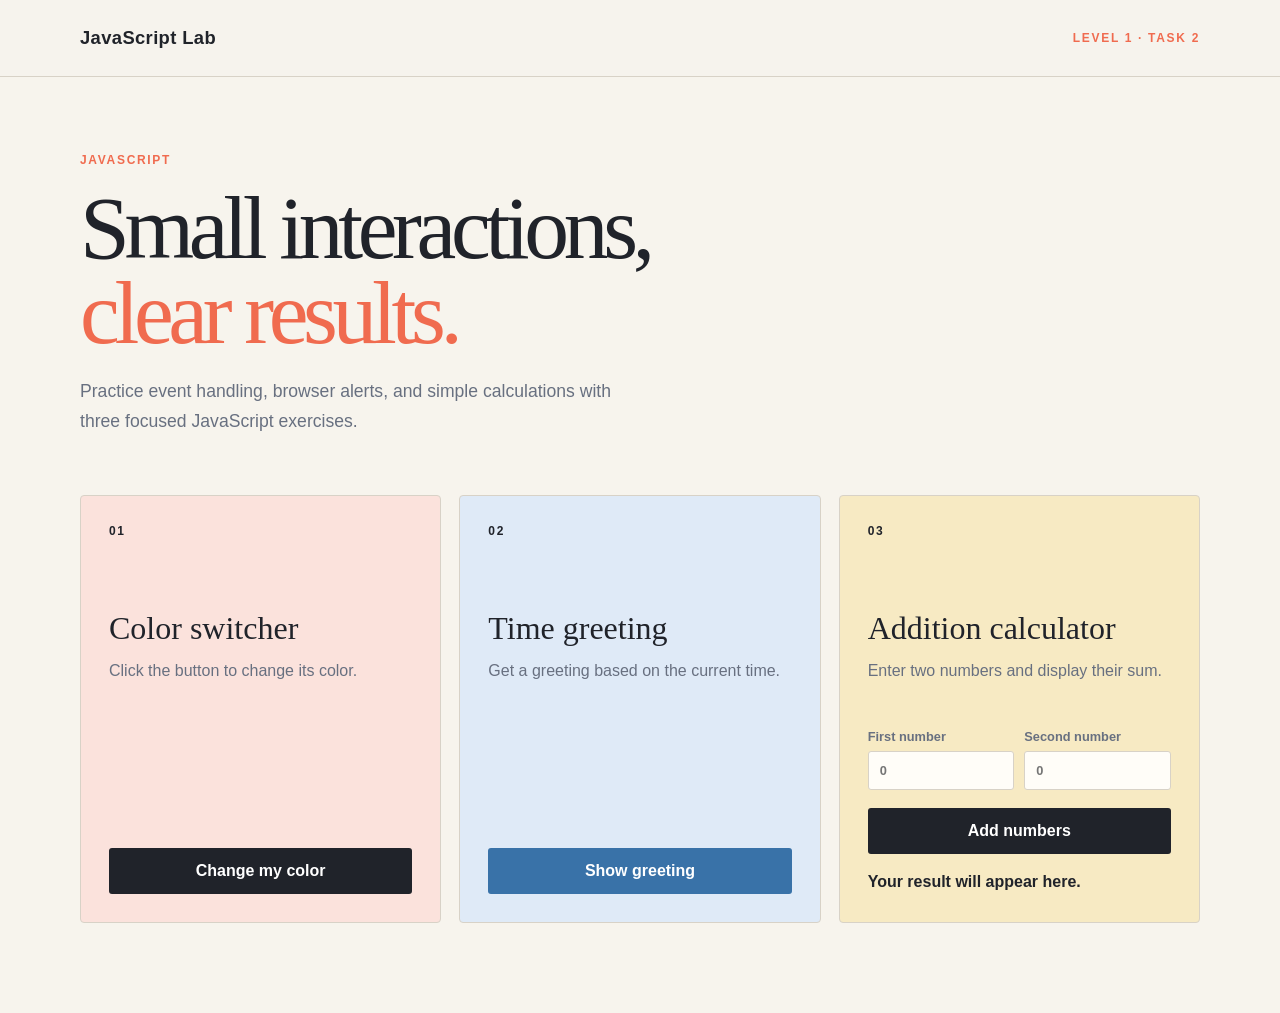
<file: Level-1/Task-2/index.html>
<!doctype html>
<html lang="en">
	<head>
		<meta charset="UTF-8" />
		<meta name="viewport" content="width=device-width, initial-scale=1.0" />
		<title>Level 1 Task 2 | JavaScript</title>
		<link rel="stylesheet" href="styles.css" />
		<script src="script.js" defer></script>
	</head>
	<body>
		<header class="site-header">
			<div class="container navigation">
				<a class="brand" href="index.html">JavaScript Lab</a>
				<span class="level-label">Level 1 · Task 2</span>
			</div>
		</header>

		<main class="container page-content">
			<section class="intro">
				<p class="eyebrow">JavaScript</p>
				<h1>
					Small interactions,
					<br />
					<span>clear results.</span>
				</h1>
				<p class="intro-copy">
					Practice event handling, browser alerts, and simple calculations
					with three focused JavaScript exercises.
				</p>
			</section>

			<section class="exercise-grid" aria-label="JavaScript exercises">
				<article class="exercise-card color-card">
					<div class="card-number">01</div>
					<h2>Color switcher</h2>
					<p>Click the button to change its color.</p>
					<button
						class="action-button color-button"
						id="colorButton"
						type="button"
					>
						Change my color
					</button>
				</article>

				<article class="exercise-card greeting-card">
					<div class="card-number">02</div>
					<h2>Time greeting</h2>
					<p>Get a greeting based on the current time.</p>
					<button
						class="action-button greeting-button"
						id="greetingButton"
						type="button"
					>
						Show greeting
					</button>
				</article>

				<article class="exercise-card calculator-card">
					<div class="card-number">03</div>
					<h2>Addition calculator</h2>
					<p>Enter two numbers and display their sum.</p>
					<form class="calculator-form" id="calculatorForm">
						<div class="number-fields">
							<label>
								<span>First number</span>
								<input
									id="firstNumber"
									type="number"
									placeholder="0"
									required
								/>
							</label>
							<label>
								<span>Second number</span>
								<input
									id="secondNumber"
									type="number"
									placeholder="0"
									required
								/>
							</label>
						</div>
						<button class="action-button calculate-button" type="submit">
							Add numbers
						</button>
					</form>
					<p class="result" id="calculatorResult" aria-live="polite">
						Your result will appear here.
					</p>
				</article>
			</section>
		</main>
	</body>
</html>
</file>
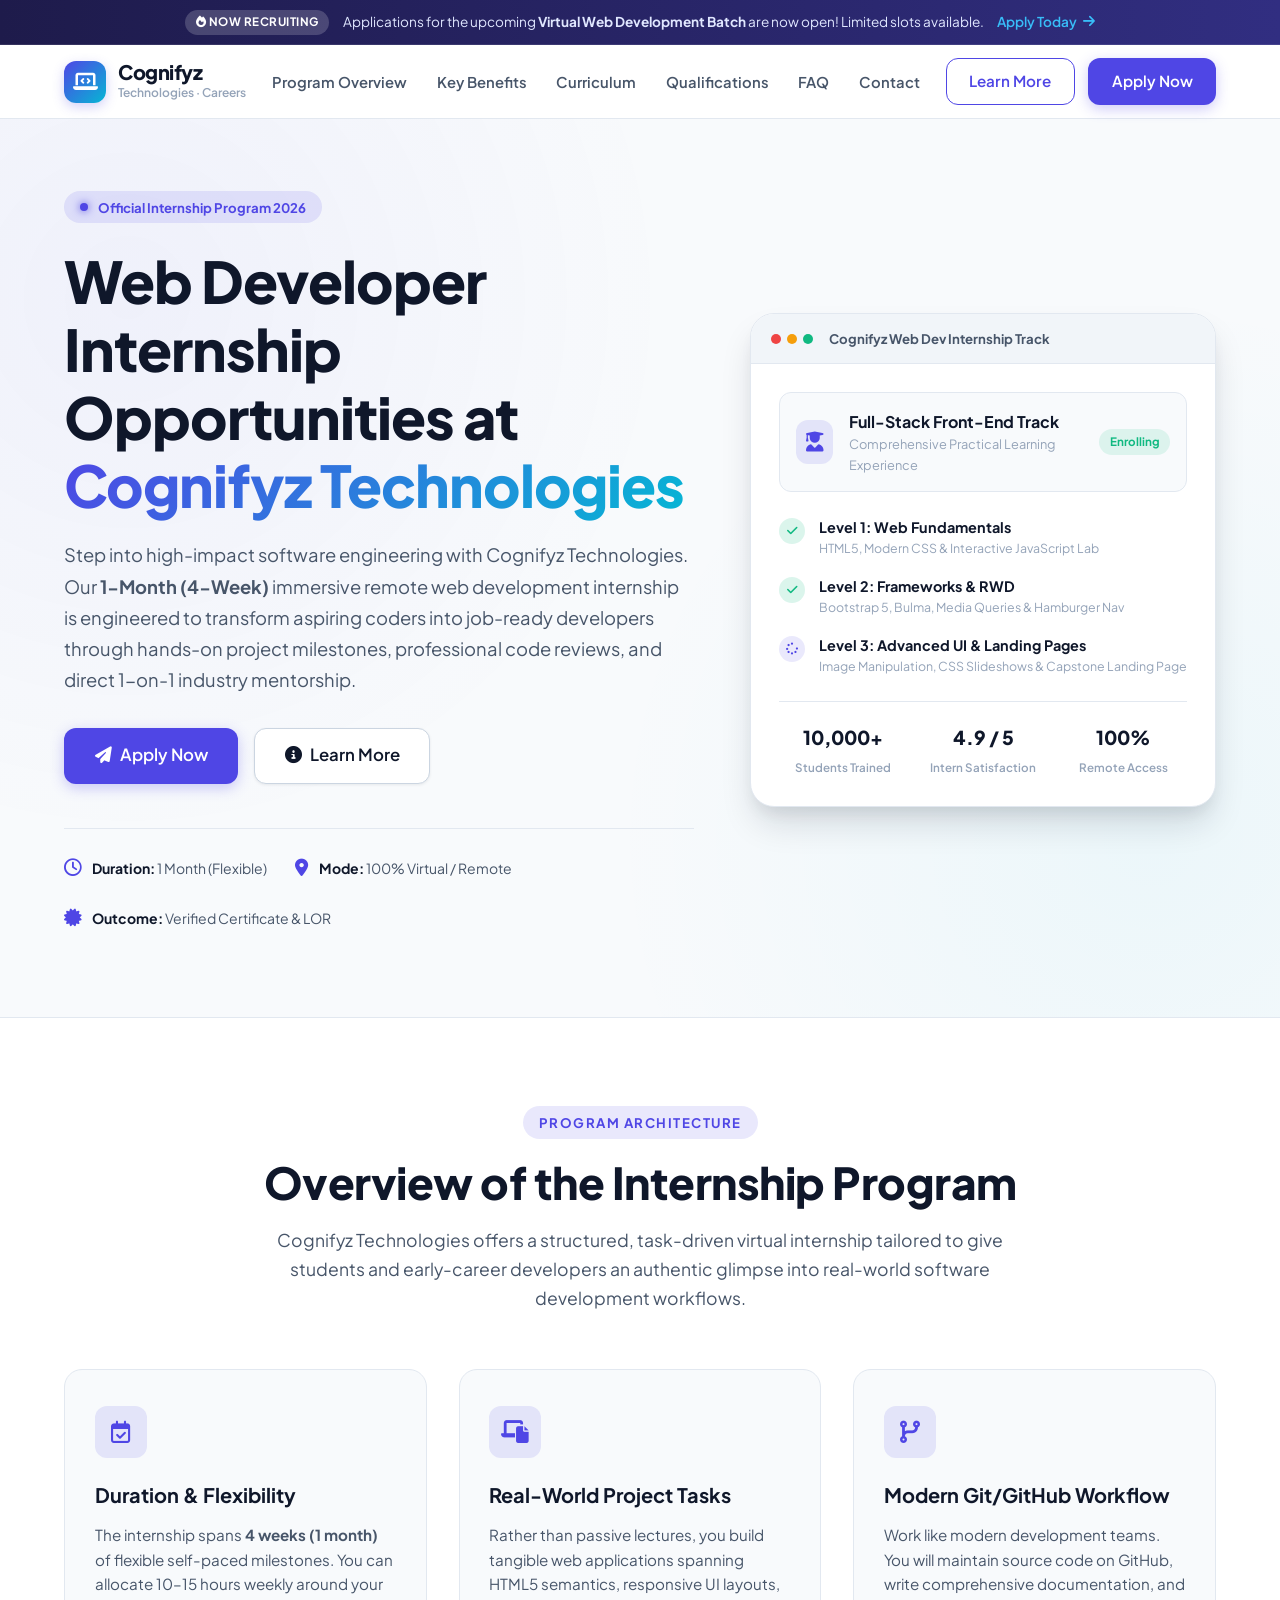
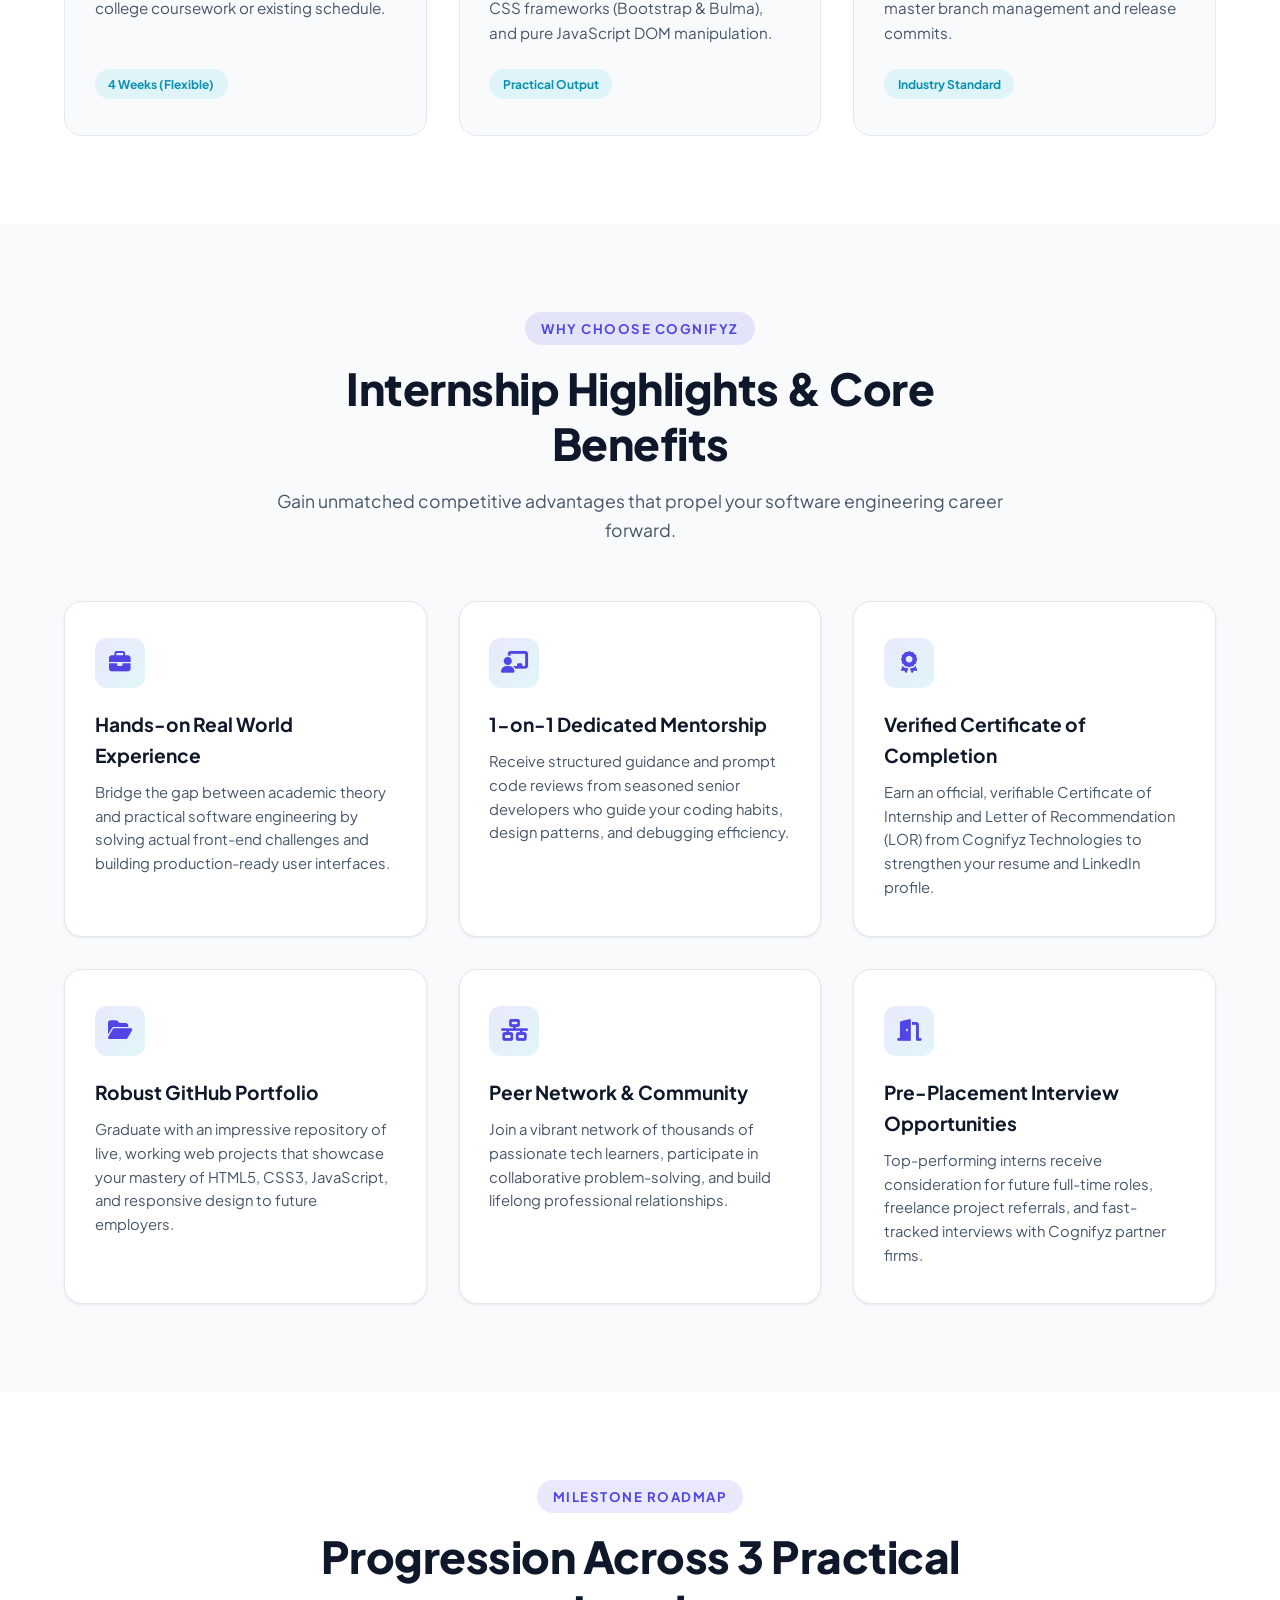
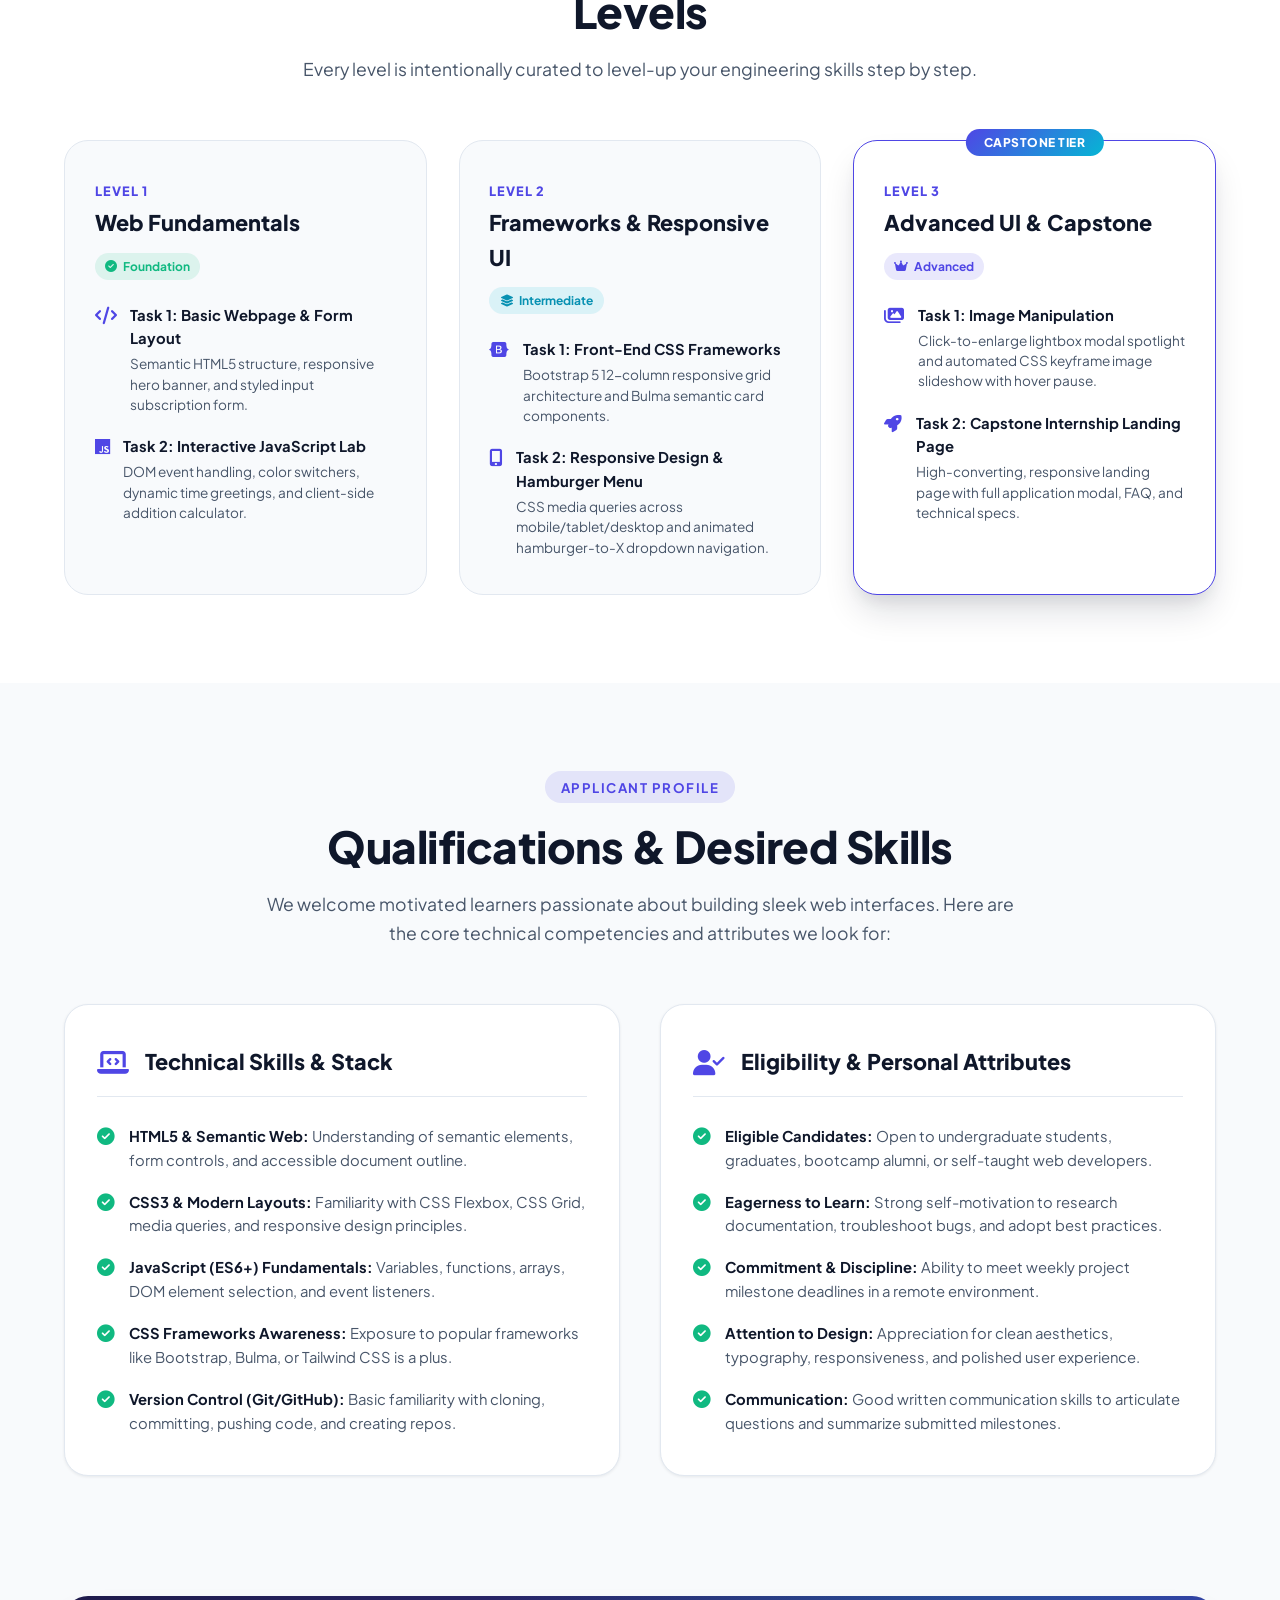
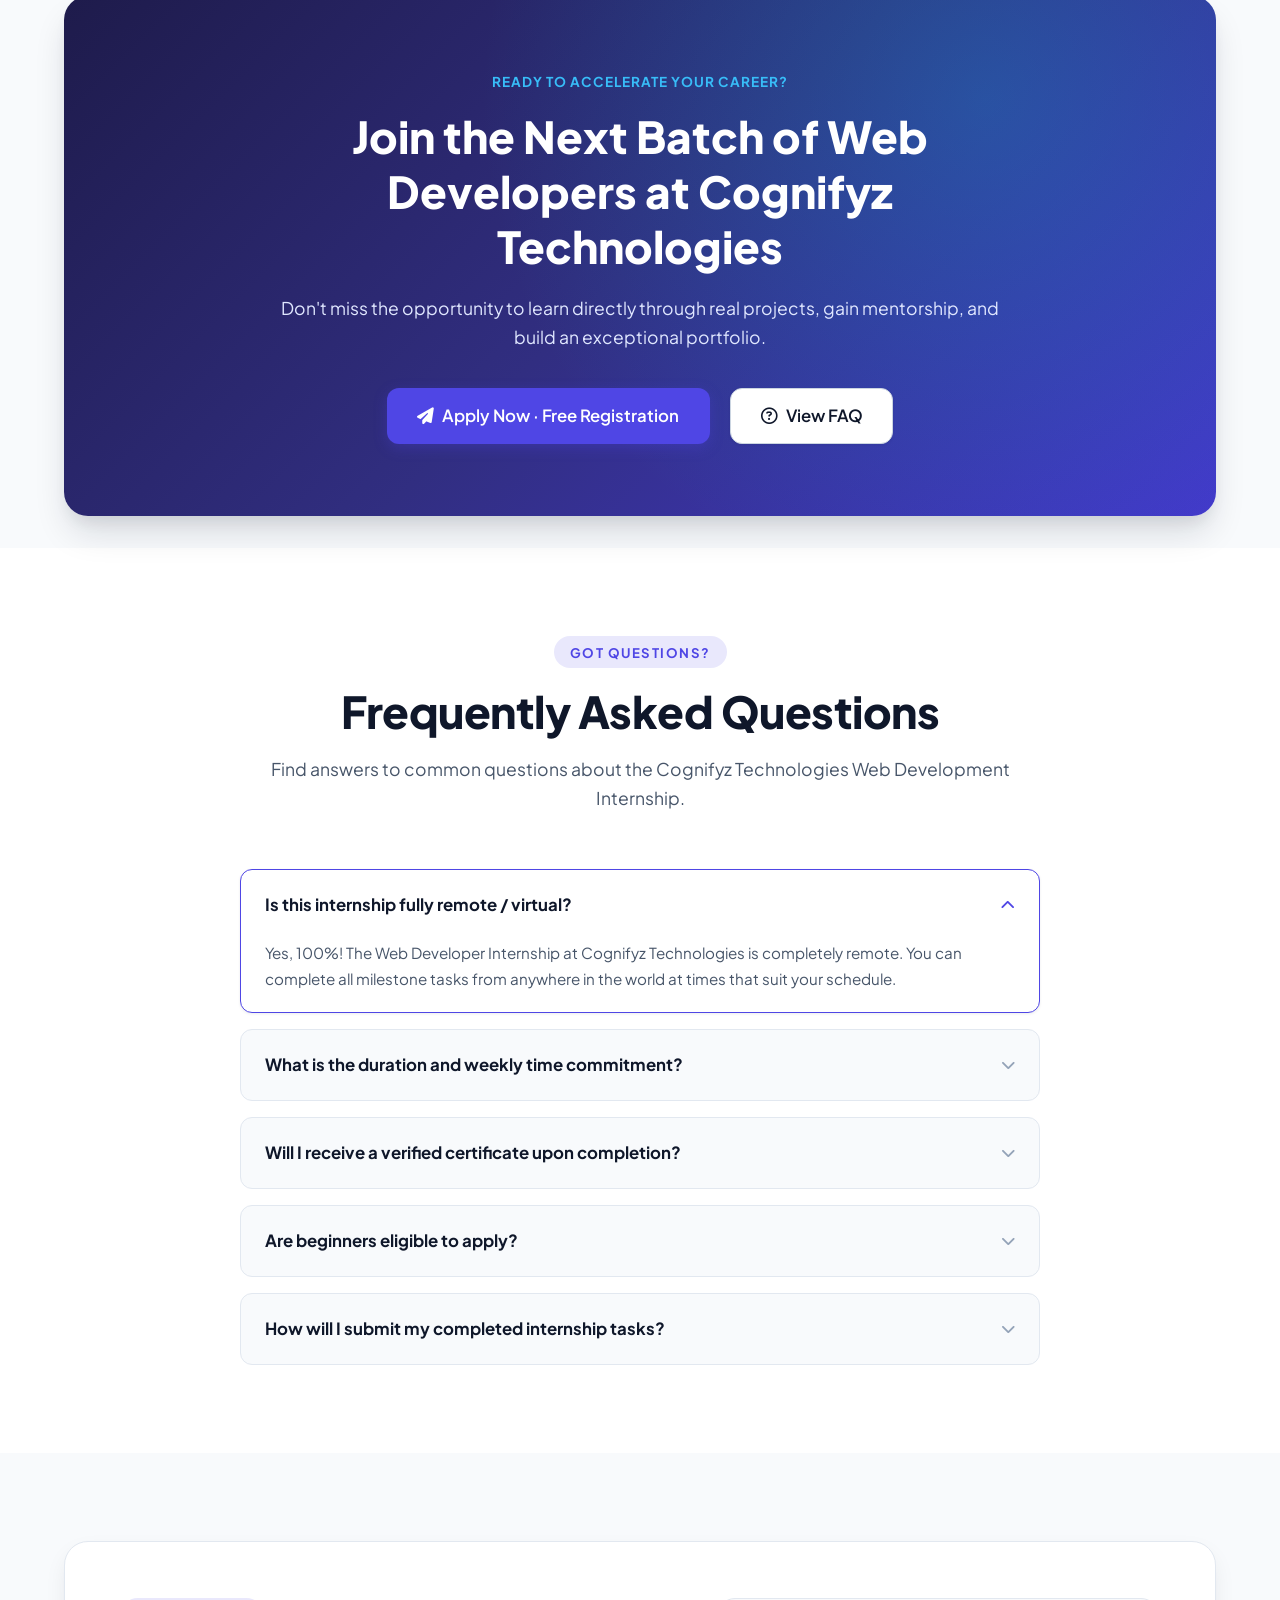
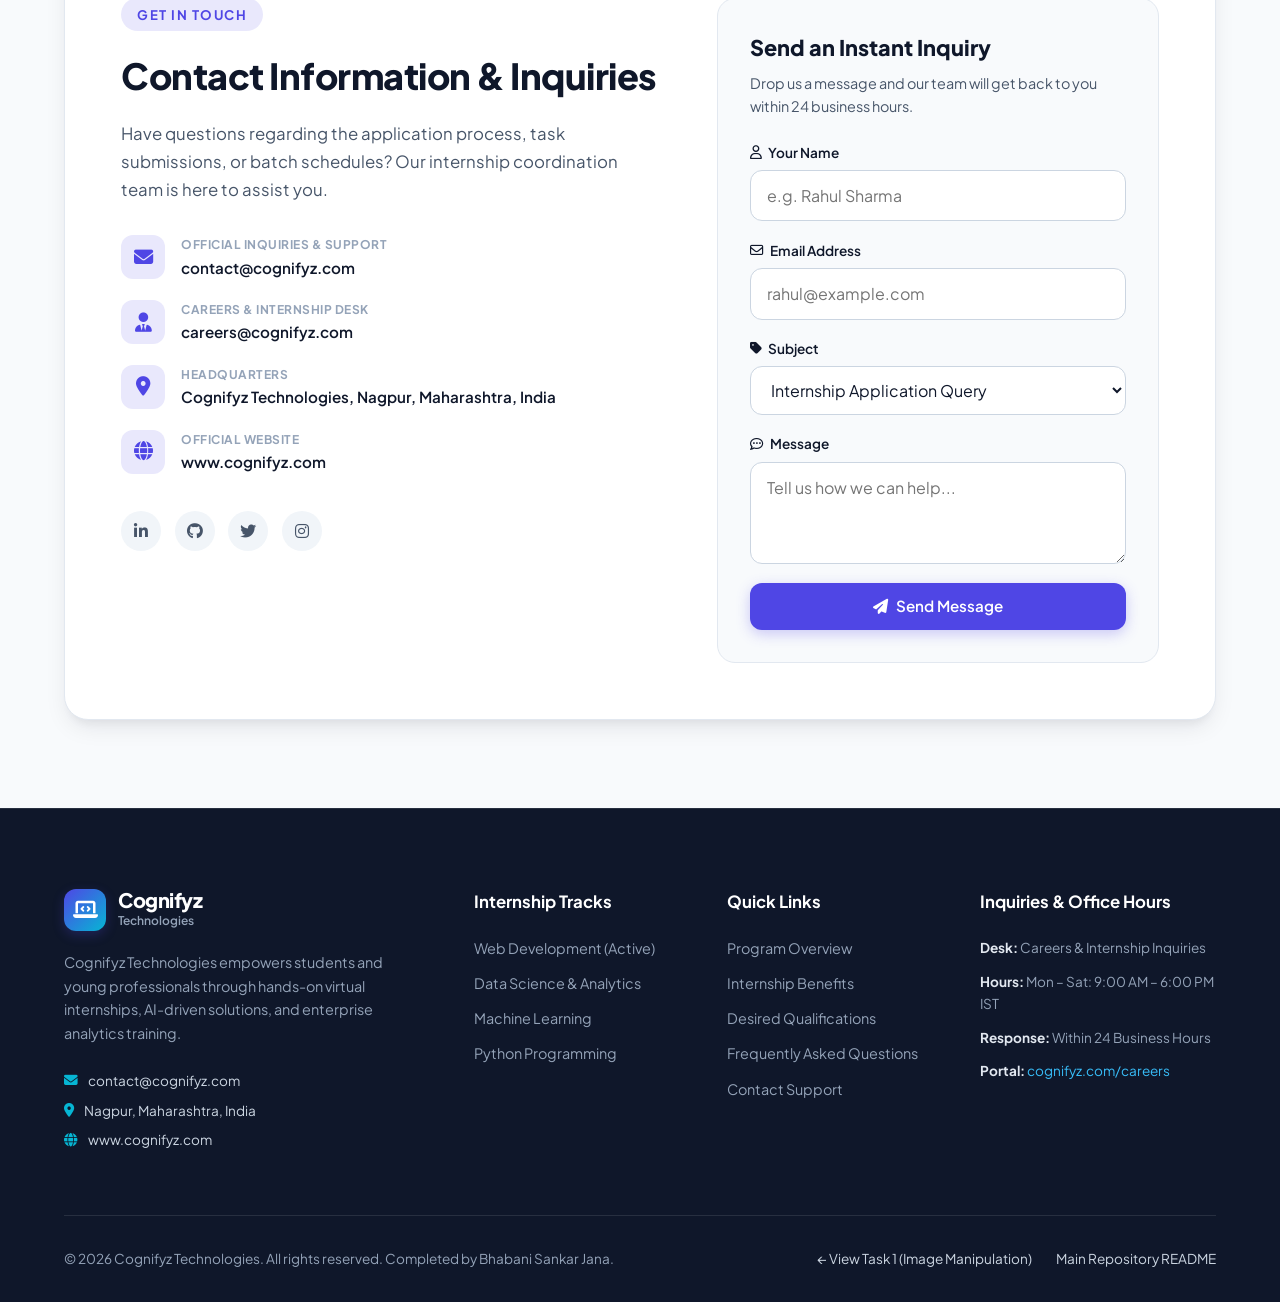
<file: Level-3/Task-2/index.html>
<!doctype html>
<html lang="en">
	<head>
		<meta charset="UTF-8" />
		<meta name="viewport" content="width=device-width, initial-scale=1.0" />
		<meta
			name="description"
			content="Web Developer Internship Opportunities at Cognifyz Technologies. Gain real-world practical experience, expert mentorship, and industry-standard portfolio projects."
		/>
		<title>
			Web Developer Internship Opportunities at Cognifyz Technologies |
			Official Portal
		</title>

		<!-- Google Fonts: Plus Jakarta Sans -->
		<link rel="preconnect" href="https://fonts.googleapis.com" />
		<link rel="preconnect" href="https://fonts.gstatic.com" crossorigin />
		<link
			href="https://fonts.googleapis.com/css2?family=Plus+Jakarta+Sans:wght@300;400;500;600;700;800&display=swap"
			rel="stylesheet"
		/>

		<!-- Font Awesome 6 Icons -->
		<link
			rel="stylesheet"
			href="https://cdnjs.cloudflare.com/ajax/libs/font-awesome/6.5.1/css/all.min.css"
		/>

		<!-- Custom CSS -->
		<link rel="stylesheet" href="styles.css" />
	</head>
	<body>
		<!-- Top Urgency / Announcement Bar -->
		<div class="announcement-bar">
			<div class="container announcement-content">
				<span class="announcement-pill">
					<i class="fa-solid fa-fire"></i>
					Now Recruiting
				</span>
				<p>
					Applications for the upcoming
					<strong>Virtual Web Development Batch</strong>
					are now open! Limited slots available.
				</p>
				<a href="#apply" class="announcement-link">
					Apply Today
					<i class="fa-solid fa-arrow-right"></i>
				</a>
			</div>
		</div>

		<!-- Main Navigation Header -->
		<header class="navbar-header" id="navbarHeader">
			<nav class="container nav-container" aria-label="Main Navigation">
				<a href="#" class="brand-logo" id="brandLogo">
					<div class="logo-icon">
						<i class="fa-solid fa-laptop-code"></i>
					</div>
					<div class="logo-text">
						<span class="brand-title">Cognifyz</span>
						<span class="brand-sub">Technologies · Careers</span>
					</div>
				</a>

				<!-- Desktop Navigation Links -->
				<ul class="nav-links" id="navLinks">
					<li>
						<a href="#overview" class="nav-link active">
							Program Overview
						</a>
					</li>
					<li><a href="#benefits" class="nav-link">Key Benefits</a></li>
					<li><a href="#curriculum" class="nav-link">Curriculum</a></li>
					<li>
						<a href="#qualifications" class="nav-link">Qualifications</a>
					</li>
					<li><a href="#faq" class="nav-link">FAQ</a></li>
					<li><a href="#contact" class="nav-link">Contact</a></li>
				</ul>

				<!-- Navigation Actions -->
				<div class="nav-actions">
					<a href="#overview" class="btn btn-outline nav-btn-learn">
						Learn More
					</a>
					<button class="btn btn-primary nav-btn-apply" id="navApplyBtn">
						Apply Now
					</button>

					<!-- Mobile Hamburger Toggle -->
					<button
						class="mobile-toggle-btn"
						id="mobileToggleBtn"
						aria-label="Toggle navigation menu"
						aria-expanded="false"
					>
						<span class="toggle-bar bar-1"></span>
						<span class="toggle-bar bar-2"></span>
						<span class="toggle-bar bar-3"></span>
					</button>
				</div>
			</nav>

			<!-- Mobile Dropdown Navigation -->
			<nav
				class="mobile-dropdown"
				id="mobileDropdown"
				aria-label="Mobile Navigation"
			>
				<ul class="mobile-nav-list">
					<li>
						<a href="#overview" class="mobile-link active">
							<i class="fa-solid fa-compass"></i>
							Overview
						</a>
					</li>
					<li>
						<a href="#benefits" class="mobile-link">
							<i class="fa-solid fa-award"></i>
							Key Benefits
						</a>
					</li>
					<li>
						<a href="#curriculum" class="mobile-link">
							<i class="fa-solid fa-layer-group"></i>
							Program Structure
						</a>
					</li>
					<li>
						<a href="#qualifications" class="mobile-link">
							<i class="fa-solid fa-graduation-cap"></i>
							Qualifications
						</a>
					</li>
					<li>
						<a href="#faq" class="mobile-link">
							<i class="fa-solid fa-circle-question"></i>
							FAQs
						</a>
					</li>
					<li>
						<a href="#contact" class="mobile-link">
							<i class="fa-solid fa-headset"></i>
							Contact Us
						</a>
					</li>
				</ul>
				<div class="mobile-dropdown-footer">
					<button class="btn btn-primary btn-block open-modal-btn">
						Apply Now for Internship
					</button>
				</div>
			</nav>
		</header>

		<main>
			<!-- Hero Section -->
			<section class="hero-section" id="hero">
				<div class="container hero-container">
					<div class="hero-content">
						<div class="hero-eyebrow">
							<span class="badge-dot"></span>
							<span>Official Internship Program 2026</span>
						</div>

						<!-- Clear Headline as required -->
						<h1 class="hero-title">
							Web Developer Internship Opportunities at
							<span class="gradient-text">Cognifyz Technologies</span>
						</h1>

						<!-- Brief Introduction as required -->
						<p class="hero-intro">
							Step into high-impact software engineering with Cognifyz
							Technologies. Our
							<strong>1-Month (4-Week)</strong>
							immersive remote web development internship is engineered
							to transform aspiring coders into job-ready developers
							through hands-on project milestones, professional code
							reviews, and direct 1-on-1 industry mentorship.
						</p>

						<!-- Call To Action Group as required -->
						<div class="hero-cta-group">
							<button
								class="btn btn-primary btn-lg open-modal-btn"
								id="heroApplyBtn"
							>
								<i class="fa-solid fa-paper-plane"></i>
								Apply Now
							</button>
							<a
								href="#overview"
								class="btn btn-secondary btn-lg"
								id="heroLearnBtn"
							>
								<i class="fa-solid fa-circle-info"></i>
								Learn More
							</a>
						</div>

						<!-- Program Quick Highlights -->
						<div class="hero-badges">
							<div class="badge-item">
								<i class="fa-regular fa-clock"></i>
								<div>
									<strong>Duration:</strong>
									1 Month (Flexible)
								</div>
							</div>
							<div class="badge-item">
								<i class="fa-solid fa-location-dot"></i>
								<div>
									<strong>Mode:</strong>
									100% Virtual / Remote
								</div>
							</div>
							<div class="badge-item">
								<i class="fa-solid fa-certificate"></i>
								<div>
									<strong>Outcome:</strong>
									Verified Certificate &amp; LOR
								</div>
							</div>
						</div>
					</div>

					<!-- Hero Visual Showcase Card -->
					<div class="hero-visual">
						<div class="visual-card">
							<div class="visual-card-header">
								<div class="window-dots">
									<span class="w-dot red"></span>
									<span class="w-dot yellow"></span>
									<span class="w-dot green"></span>
								</div>
								<span class="visual-card-title">
									Cognifyz Web Dev Internship Track
								</span>
							</div>
							<div class="visual-card-body">
								<div class="internship-meta-box">
									<div class="meta-avatar">
										<i class="fa-solid fa-user-graduate"></i>
									</div>
									<div class="meta-info">
										<h4>Full-Stack Front-End Track</h4>
										<p>Comprehensive Practical Learning Experience</p>
									</div>
									<span class="status-pill-active">Enrolling</span>
								</div>

								<div class="timeline-preview">
									<div class="timeline-step done">
										<div class="step-circle">
											<i class="fa-solid fa-check"></i>
										</div>
										<div class="step-text">
											<strong>Level 1: Web Fundamentals</strong>
											<span>
												HTML5, Modern CSS &amp; Interactive
												JavaScript Lab
											</span>
										</div>
									</div>
									<div class="timeline-step done">
										<div class="step-circle">
											<i class="fa-solid fa-check"></i>
										</div>
										<div class="step-text">
											<strong>Level 2: Frameworks &amp; RWD</strong>
											<span>
												Bootstrap 5, Bulma, Media Queries &amp;
												Hamburger Nav
											</span>
										</div>
									</div>
									<div class="timeline-step current">
										<div class="step-circle">
											<i class="fa-solid fa-spinner fa-spin"></i>
										</div>
										<div class="step-text">
											<strong>
												Level 3: Advanced UI &amp; Landing Pages
											</strong>
											<span>
												Image Manipulation, CSS Slideshows &amp;
												Capstone Landing Page
											</span>
										</div>
									</div>
								</div>

								<div class="intern-stats-grid">
									<div class="intern-stat">
										<span class="num">10,000+</span>
										<span class="lbl">Students Trained</span>
									</div>
									<div class="intern-stat">
										<span class="num">4.9 / 5</span>
										<span class="lbl">Intern Satisfaction</span>
									</div>
									<div class="intern-stat">
										<span class="num">100%</span>
										<span class="lbl">Remote Access</span>
									</div>
								</div>
							</div>
						</div>
					</div>
				</div>
			</section>

			<!-- Brief Introduction & Program Overview -->
			<section class="section overview-section" id="overview">
				<div class="container">
					<div class="section-header text-center">
						<span class="section-eyebrow">Program Architecture</span>
						<h2 class="section-title">
							Overview of the Internship Program
						</h2>
						<p class="section-subtitle">
							Cognifyz Technologies offers a structured, task-driven
							virtual internship tailored to give students and
							early-career developers an authentic glimpse into
							real-world software development workflows.
						</p>
					</div>

					<div class="overview-grid">
						<div class="overview-card">
							<div class="overview-icon">
								<i class="fa-regular fa-calendar-check"></i>
							</div>
							<h3>Duration &amp; Flexibility</h3>
							<p>
								The internship spans
								<strong>4 weeks (1 month)</strong>
								of flexible self-paced milestones. You can allocate
								10–15 hours weekly around your college coursework or
								existing schedule.
							</p>
							<span class="overview-tag">4 Weeks (Flexible)</span>
						</div>

						<div class="overview-card">
							<div class="overview-icon">
								<i class="fa-solid fa-laptop-file"></i>
							</div>
							<h3>Real-World Project Tasks</h3>
							<p>
								Rather than passive lectures, you build tangible web
								applications spanning HTML5 semantics, responsive UI
								layouts, CSS frameworks (Bootstrap &amp; Bulma), and
								pure JavaScript DOM manipulation.
							</p>
							<span class="overview-tag">Practical Output</span>
						</div>

						<div class="overview-card">
							<div class="overview-icon">
								<i class="fa-solid fa-code-branch"></i>
							</div>
							<h3>Modern Git/GitHub Workflow</h3>
							<p>
								Work like modern development teams. You will maintain
								source code on GitHub, write comprehensive
								documentation, and master branch management and release
								commits.
							</p>
							<span class="overview-tag">Industry Standard</span>
						</div>
					</div>
				</div>
			</section>

			<!-- Highlights & Benefits Section -->
			<section class="section benefits-section" id="benefits">
				<div class="container">
					<div class="section-header text-center">
						<span class="section-eyebrow">Why Choose Cognifyz</span>
						<h2 class="section-title">
							Internship Highlights &amp; Core Benefits
						</h2>
						<p class="section-subtitle">
							Gain unmatched competitive advantages that propel your
							software engineering career forward.
						</p>
					</div>

					<div class="benefits-grid">
						<div class="benefit-card">
							<div class="benefit-icon-box">
								<i class="fa-solid fa-briefcase"></i>
							</div>
							<h3>Hands-on Real World Experience</h3>
							<p>
								Bridge the gap between academic theory and practical
								software engineering by solving actual front-end
								challenges and building production-ready user
								interfaces.
							</p>
						</div>

						<div class="benefit-card">
							<div class="benefit-icon-box">
								<i class="fa-solid fa-chalkboard-user"></i>
							</div>
							<h3>1-on-1 Dedicated Mentorship</h3>
							<p>
								Receive structured guidance and prompt code reviews from
								seasoned senior developers who guide your coding habits,
								design patterns, and debugging efficiency.
							</p>
						</div>

						<div class="benefit-card">
							<div class="benefit-icon-box">
								<i class="fa-solid fa-award"></i>
							</div>
							<h3>Verified Certificate of Completion</h3>
							<p>
								Earn an official, verifiable Certificate of Internship
								and Letter of Recommendation (LOR) from Cognifyz
								Technologies to strengthen your resume and LinkedIn
								profile.
							</p>
						</div>

						<div class="benefit-card">
							<div class="benefit-icon-box">
								<i class="fa-solid fa-folder-open"></i>
							</div>
							<h3>Robust GitHub Portfolio</h3>
							<p>
								Graduate with an impressive repository of live, working
								web projects that showcase your mastery of HTML5, CSS3,
								JavaScript, and responsive design to future employers.
							</p>
						</div>

						<div class="benefit-card">
							<div class="benefit-icon-box">
								<i class="fa-solid fa-network-wired"></i>
							</div>
							<h3>Peer Network &amp; Community</h3>
							<p>
								Join a vibrant network of thousands of passionate tech
								learners, participate in collaborative problem-solving,
								and build lifelong professional relationships.
							</p>
						</div>

						<div class="benefit-card">
							<div class="benefit-icon-box">
								<i class="fa-solid fa-door-open"></i>
							</div>
							<h3>Pre-Placement Interview Opportunities</h3>
							<p>
								Top-performing interns receive consideration for future
								full-time roles, freelance project referrals, and
								fast-tracked interviews with Cognifyz partner firms.
							</p>
						</div>
					</div>
				</div>
			</section>

			<!-- Progressive Levels Curriculum Preview -->
			<section class="section curriculum-section" id="curriculum">
				<div class="container">
					<div class="section-header text-center">
						<span class="section-eyebrow">Milestone Roadmap</span>
						<h2 class="section-title">
							Progression Across 3 Practical Levels
						</h2>
						<p class="section-subtitle">
							Every level is intentionally curated to level-up your
							engineering skills step by step.
						</p>
					</div>

					<div class="curriculum-tabs-container">
						<div class="curriculum-levels-grid">
							<!-- Level 1 Card -->
							<div class="level-card">
								<div class="level-header">
									<span class="level-number">Level 1</span>
									<h3>Web Fundamentals</h3>
									<span class="level-status-pill done">
										<i class="fa-solid fa-circle-check"></i>
										Foundation
									</span>
								</div>
								<ul class="level-tasks-list">
									<li>
										<i class="fa-solid fa-code"></i>
										<div>
											<strong>
												Task 1: Basic Webpage &amp; Form Layout
											</strong>
											<p>
												Semantic HTML5 structure, responsive hero
												banner, and styled input subscription form.
											</p>
										</div>
									</li>
									<li>
										<i class="fa-brands fa-js"></i>
										<div>
											<strong>
												Task 2: Interactive JavaScript Lab
											</strong>
											<p>
												DOM event handling, color switchers, dynamic
												time greetings, and client-side addition
												calculator.
											</p>
										</div>
									</li>
								</ul>
							</div>

							<!-- Level 2 Card -->
							<div class="level-card">
								<div class="level-header">
									<span class="level-number">Level 2</span>
									<h3>Frameworks &amp; Responsive UI</h3>
									<span class="level-status-pill in-progress">
										<i class="fa-solid fa-layer-group"></i>
										Intermediate
									</span>
								</div>
								<ul class="level-tasks-list">
									<li>
										<i class="fa-brands fa-bootstrap"></i>
										<div>
											<strong>
												Task 1: Front-End CSS Frameworks
											</strong>
											<p>
												Bootstrap 5 12-column responsive grid
												architecture and Bulma semantic card
												components.
											</p>
										</div>
									</li>
									<li>
										<i class="fa-solid fa-mobile-screen-button"></i>
										<div>
											<strong>
												Task 2: Responsive Design &amp; Hamburger
												Menu
											</strong>
											<p>
												CSS media queries across
												mobile/tablet/desktop and animated
												hamburger-to-X dropdown navigation.
											</p>
										</div>
									</li>
								</ul>
							</div>

							<!-- Level 3 Card -->
							<div class="level-card featured-level">
								<div class="popular-ribbon">Capstone Tier</div>
								<div class="level-header">
									<span class="level-number">Level 3</span>
									<h3>Advanced UI &amp; Capstone</h3>
									<span class="level-status-pill capstone">
										<i class="fa-solid fa-crown"></i>
										Advanced
									</span>
								</div>
								<ul class="level-tasks-list">
									<li>
										<i class="fa-solid fa-images"></i>
										<div>
											<strong>Task 1: Image Manipulation</strong>
											<p>
												Click-to-enlarge lightbox modal spotlight
												and automated CSS keyframe image slideshow
												with hover pause.
											</p>
										</div>
									</li>
									<li>
										<i class="fa-solid fa-rocket"></i>
										<div>
											<strong>
												Task 2: Capstone Internship Landing Page
											</strong>
											<p>
												High-converting, responsive landing page
												with full application modal, FAQ, and
												technical specs.
											</p>
										</div>
									</li>
								</ul>
							</div>
						</div>
					</div>
				</div>
			</section>

			<!-- Qualifications & Desired Skills Section -->
			<section class="section qualifications-section" id="qualifications">
				<div class="container">
					<div class="section-header text-center">
						<span class="section-eyebrow">Applicant Profile</span>
						<h2 class="section-title">
							Qualifications &amp; Desired Skills
						</h2>
						<p class="section-subtitle">
							We welcome motivated learners passionate about building
							sleek web interfaces. Here are the core technical
							competencies and attributes we look for:
						</p>
					</div>

					<div class="qualifications-container">
						<!-- Technical Competencies -->
						<div class="qual-col">
							<div class="qual-card">
								<div class="qual-card-header">
									<i class="fa-solid fa-laptop-code"></i>
									<h3>Technical Skills &amp; Stack</h3>
								</div>
								<ul class="qual-list">
									<li>
										<i class="fa-solid fa-circle-check"></i>
										<div>
											<strong>HTML5 &amp; Semantic Web:</strong>
											Understanding of semantic elements, form
											controls, and accessible document outline.
										</div>
									</li>
									<li>
										<i class="fa-solid fa-circle-check"></i>
										<div>
											<strong>CSS3 &amp; Modern Layouts:</strong>
											Familiarity with CSS Flexbox, CSS Grid, media
											queries, and responsive design principles.
										</div>
									</li>
									<li>
										<i class="fa-solid fa-circle-check"></i>
										<div>
											<strong>
												JavaScript (ES6+) Fundamentals:
											</strong>
											Variables, functions, arrays, DOM element
											selection, and event listeners.
										</div>
									</li>
									<li>
										<i class="fa-solid fa-circle-check"></i>
										<div>
											<strong>CSS Frameworks Awareness:</strong>
											Exposure to popular frameworks like Bootstrap,
											Bulma, or Tailwind CSS is a plus.
										</div>
									</li>
									<li>
										<i class="fa-solid fa-circle-check"></i>
										<div>
											<strong>Version Control (Git/GitHub):</strong>
											Basic familiarity with cloning, committing,
											pushing code, and creating repos.
										</div>
									</li>
								</ul>
							</div>
						</div>

						<!-- Soft Skills & Eligibility -->
						<div class="qual-col">
							<div class="qual-card">
								<div class="qual-card-header">
									<i class="fa-solid fa-user-check"></i>
									<h3>Eligibility &amp; Personal Attributes</h3>
								</div>
								<ul class="qual-list">
									<li>
										<i class="fa-solid fa-circle-check"></i>
										<div>
											<strong>Eligible Candidates:</strong>
											Open to undergraduate students, graduates,
											bootcamp alumni, or self-taught web developers.
										</div>
									</li>
									<li>
										<i class="fa-solid fa-circle-check"></i>
										<div>
											<strong>Eagerness to Learn:</strong>
											Strong self-motivation to research
											documentation, troubleshoot bugs, and adopt
											best practices.
										</div>
									</li>
									<li>
										<i class="fa-solid fa-circle-check"></i>
										<div>
											<strong>Commitment &amp; Discipline:</strong>
											Ability to meet weekly project milestone
											deadlines in a remote environment.
										</div>
									</li>
									<li>
										<i class="fa-solid fa-circle-check"></i>
										<div>
											<strong>Attention to Design:</strong>
											Appreciation for clean aesthetics, typography,
											responsiveness, and polished user experience.
										</div>
									</li>
									<li>
										<i class="fa-solid fa-circle-check"></i>
										<div>
											<strong>Communication:</strong>
											Good written communication skills to articulate
											questions and summarize submitted milestones.
										</div>
									</li>
								</ul>
							</div>
						</div>
					</div>
				</div>
			</section>

			<!-- Mid-Page Call-To-Action Banner -->
			<section class="section cta-banner-section" id="apply">
				<div class="container">
					<div class="cta-banner-box">
						<div class="cta-banner-content">
							<span class="cta-eyebrow">
								Ready to Accelerate Your Career?
							</span>
							<h2 class="cta-title">
								Join the Next Batch of Web Developers at Cognifyz
								Technologies
							</h2>
							<p class="cta-desc">
								Don't miss the opportunity to learn directly through
								real projects, gain mentorship, and build an exceptional
								portfolio.
							</p>
							<div class="cta-actions">
								<button class="btn btn-primary btn-lg open-modal-btn">
									<i class="fa-solid fa-paper-plane"></i>
									Apply Now · Free Registration
								</button>
								<a href="#faq" class="btn btn-secondary btn-lg">
									<i class="fa-regular fa-circle-question"></i>
									View FAQ
								</a>
							</div>
						</div>
					</div>
				</div>
			</section>

			<!-- Frequently Asked Questions (Accordion) -->
			<section class="section faq-section" id="faq">
				<div class="container">
					<div class="section-header text-center">
						<span class="section-eyebrow">Got Questions?</span>
						<h2 class="section-title">Frequently Asked Questions</h2>
						<p class="section-subtitle">
							Find answers to common questions about the Cognifyz
							Technologies Web Development Internship.
						</p>
					</div>

					<div class="faq-accordion" id="faqAccordion">
						<!-- FAQ 1 -->
						<div class="faq-item active">
							<button class="faq-question" aria-expanded="true">
								<span>Is this internship fully remote / virtual?</span>
								<i class="fa-solid fa-chevron-down"></i>
							</button>
							<div class="faq-answer">
								<p>
									Yes, 100%! The Web Developer Internship at Cognifyz
									Technologies is completely remote. You can complete
									all milestone tasks from anywhere in the world at
									times that suit your schedule.
								</p>
							</div>
						</div>

						<!-- FAQ 2 -->
						<div class="faq-item">
							<button class="faq-question" aria-expanded="false">
								<span>
									What is the duration and weekly time commitment?
								</span>
								<i class="fa-solid fa-chevron-down"></i>
							</button>
							<div class="faq-answer">
								<p>
									The internship is structured over
									<strong>1 month (4 weeks)</strong>
									. Most students dedicate approximately 10 to 15 hours
									each week to complete their code deliverables.
								</p>
							</div>
						</div>

						<!-- FAQ 3 -->
						<div class="faq-item">
							<button class="faq-question" aria-expanded="false">
								<span>
									Will I receive a verified certificate upon
									completion?
								</span>
								<i class="fa-solid fa-chevron-down"></i>
							</button>
							<div class="faq-answer">
								<p>
									Absolutely! Upon successfully completing and
									submitting all required level tasks, you will receive
									an official Certificate of Internship with verifiable
									credentials, plus a Letter of Recommendation (LOR)
									for standout contributors.
								</p>
							</div>
						</div>

						<!-- FAQ 4 -->
						<div class="faq-item">
							<button class="faq-question" aria-expanded="false">
								<span>Are beginners eligible to apply?</span>
								<i class="fa-solid fa-chevron-down"></i>
							</button>
							<div class="faq-answer">
								<p>
									Yes! If you understand fundamental HTML, CSS, and
									basic JavaScript principles, the structured levels
									are specifically designed to progressively scale your
									capabilities from foundation concepts to advanced UI
									engineering.
								</p>
							</div>
						</div>

						<!-- FAQ 5 -->
						<div class="faq-item">
							<button class="faq-question" aria-expanded="false">
								<span>
									How will I submit my completed internship tasks?
								</span>
								<i class="fa-solid fa-chevron-down"></i>
							</button>
							<div class="faq-answer">
								<p>
									Tasks are organized in your personal GitHub
									repository (organized into Level 1, Level 2, and
									Level 3 folders). You will submit your GitHub
									repository links through our official internship
									portal for review.
								</p>
							</div>
						</div>
					</div>
				</div>
			</section>

			<!-- Contact Information Section -->
			<section class="section contact-section" id="contact">
				<div class="container">
					<div class="contact-card-wrapper">
						<div class="contact-info-col">
							<span class="section-eyebrow">Get in Touch</span>
							<h2 class="contact-headline">
								Contact Information &amp; Inquiries
							</h2>
							<p class="contact-desc">
								Have questions regarding the application process, task
								submissions, or batch schedules? Our internship
								coordination team is here to assist you.
							</p>

							<div class="contact-channels-list">
								<div class="channel-item">
									<div class="channel-icon">
										<i class="fa-solid fa-envelope"></i>
									</div>
									<div>
										<span class="channel-label">
											Official Inquiries &amp; Support
										</span>
										<a
											href="mailto:contact@cognifyz.com"
											class="channel-value"
										>
											contact@cognifyz.com
										</a>
									</div>
								</div>

								<div class="channel-item">
									<div class="channel-icon">
										<i class="fa-solid fa-user-tie"></i>
									</div>
									<div>
										<span class="channel-label">
											Careers &amp; Internship Desk
										</span>
										<a
											href="mailto:careers@cognifyz.com"
											class="channel-value"
										>
											careers@cognifyz.com
										</a>
									</div>
								</div>

								<div class="channel-item">
									<div class="channel-icon">
										<i class="fa-solid fa-location-dot"></i>
									</div>
									<div>
										<span class="channel-label">Headquarters</span>
										<span class="channel-value">
											Cognifyz Technologies, Nagpur, Maharashtra,
											India
										</span>
									</div>
								</div>

								<div class="channel-item">
									<div class="channel-icon">
										<i class="fa-solid fa-globe"></i>
									</div>
									<div>
										<span class="channel-label">
											Official Website
										</span>
										<a
											href="https://cognifyz.com"
											target="_blank"
											rel="noopener"
											class="channel-value"
										>
											www.cognifyz.com
										</a>
									</div>
								</div>
							</div>

							<div class="social-links-row">
								<a
									href="https://linkedin.com"
									target="_blank"
									rel="noopener"
									aria-label="Cognifyz LinkedIn"
								>
									<i class="fa-brands fa-linkedin-in"></i>
								</a>
								<a
									href="https://github.com"
									target="_blank"
									rel="noopener"
									aria-label="GitHub"
								>
									<i class="fa-brands fa-github"></i>
								</a>
								<a
									href="https://twitter.com"
									target="_blank"
									rel="noopener"
									aria-label="Twitter"
								>
									<i class="fa-brands fa-twitter"></i>
								</a>
								<a
									href="https://instagram.com"
									target="_blank"
									rel="noopener"
									aria-label="Instagram"
								>
									<i class="fa-brands fa-instagram"></i>
								</a>
							</div>
						</div>

						<!-- Quick Inquiry Form -->
						<div class="contact-form-col">
							<div class="quick-form-card">
								<h3>Send an Instant Inquiry</h3>
								<p>
									Drop us a message and our team will get back to you
									within 24 business hours.
								</p>

								<form class="inquiry-form" id="inquiryForm" novalidate>
									<div class="form-group">
										<label for="inqName">
											<i class="fa-regular fa-user"></i>
											Your Name
										</label>
										<input
											type="text"
											id="inqName"
											class="form-input"
											placeholder="e.g. Rahul Sharma"
											required
										/>
									</div>
									<div class="form-group">
										<label for="inqEmail">
											<i class="fa-regular fa-envelope"></i>
											Email Address
										</label>
										<input
											type="email"
											id="inqEmail"
											class="form-input"
											placeholder="rahul@example.com"
											required
										/>
									</div>
									<div class="form-group">
										<label for="inqSubject">
											<i class="fa-solid fa-tag"></i>
											Subject
										</label>
										<select id="inqSubject" class="form-input">
											<option value="internship-inquiry">
												Internship Application Query
											</option>
											<option value="task-submission">
												Task Submission Question
											</option>
											<option value="certificate">
												Certification Verification
											</option>
											<option value="other">
												General Inquiries
											</option>
										</select>
									</div>
									<div class="form-group">
										<label for="inqMessage">
											<i class="fa-regular fa-comment-dots"></i>
											Message
										</label>
										<textarea
											id="inqMessage"
											class="form-input textarea"
											rows="3"
											placeholder="Tell us how we can help..."
											required
										></textarea>
									</div>
									<button
										type="submit"
										class="btn btn-primary btn-block"
									>
										<i class="fa-solid fa-paper-plane"></i>
										Send Message
									</button>
									<div
										class="form-feedback"
										id="inquiryFeedback"
										aria-live="polite"
									></div>
								</form>
							</div>
						</div>
					</div>
				</div>
			</section>
		</main>

		<!-- INTERACTIVE APPLICATION MODAL -->
		<div
			class="application-modal"
			id="applicationModal"
			role="dialog"
			aria-modal="true"
			aria-labelledby="modalTitle"
			aria-hidden="true"
		>
			<div class="modal-backdrop" id="modalBackdrop"></div>
			<div class="modal-dialog">
				<button
					class="modal-close-btn"
					id="modalCloseBtn"
					aria-label="Close application form"
				>
					<i class="fa-solid fa-xmark"></i>
				</button>

				<div class="modal-header">
					<span class="modal-badge">
						<i class="fa-solid fa-rocket"></i>
						Fast-Track Application
					</span>
					<h3 id="modalTitle">Apply for Web Developer Internship</h3>
					<p>
						Fill out this form to register for the upcoming Cognifyz
						Technologies cohort.
					</p>
				</div>

				<form class="application-form" id="applicationForm" novalidate>
					<div class="form-row">
						<div class="form-group">
							<label for="appFullName">
								<i class="fa-regular fa-user"></i>
								Full Name *
							</label>
							<input
								type="text"
								id="appFullName"
								class="form-input"
								placeholder="Enter your full name"
								required
							/>
						</div>
						<div class="form-group">
							<label for="appEmail">
								<i class="fa-regular fa-envelope"></i>
								Email Address *
							</label>
							<input
								type="email"
								id="appEmail"
								class="form-input"
								placeholder="yourname@gmail.com"
								required
							/>
						</div>
					</div>

					<div class="form-row">
						<div class="form-group">
							<label for="appPhone">
								<i class="fa-solid fa-phone"></i>
								Contact Number *
							</label>
							<input
								type="tel"
								id="appPhone"
								class="form-input"
								placeholder="+91 98765 43210"
								required
							/>
						</div>
						<div class="form-group">
							<label for="appCollege">
								<i class="fa-solid fa-building-columns"></i>
								College / University
							</label>
							<input
								type="text"
								id="appCollege"
								class="form-input"
								placeholder="e.g. ABC Institute of Technology"
							/>
						</div>
					</div>

					<div class="form-row">
						<div class="form-group">
							<label for="appGithub">
								<i class="fa-brands fa-github"></i>
								GitHub Profile URL *
							</label>
							<input
								type="url"
								id="appGithub"
								class="form-input"
								placeholder="https://github.com/yourusername"
								required
							/>
						</div>
						<div class="form-group">
							<label for="appDuration">
								<i class="fa-regular fa-calendar"></i>
								Preferred Duration
							</label>
							<select id="appDuration" class="form-input">
								<option value="1-month" selected>
									1 Month (Recommended)
								</option>
								<option value="2-months">2 Months</option>
							</select>
						</div>
					</div>

					<div class="form-group">
						<label for="appSkills">
							<i class="fa-solid fa-code"></i>
							Primary Skills / Technologies
						</label>
						<input
							type="text"
							id="appSkills"
							class="form-input"
							placeholder="e.g. HTML, CSS, JavaScript, Bootstrap"
						/>
					</div>

					<div class="form-actions">
						<button
							type="submit"
							class="btn btn-primary btn-lg btn-block"
							id="submitAppBtn"
						>
							<i class="fa-solid fa-paper-plane"></i>
							Submit Internship Application
						</button>
					</div>
				</form>

				<div
					class="modal-success"
					id="modalSuccessView"
					style="display: none"
				>
					<div class="success-icon">
						<i class="fa-solid fa-circle-check"></i>
					</div>
					<h3>Application Submitted Successfully!</h3>
					<p id="successMessage">
						Thank you for applying. We have sent a confirmation email with
						onboarding details to your registered address.
					</p>
					<button class="btn btn-primary btn-block" id="successCloseBtn">
						Done &amp; Return to Page
					</button>
				</div>
			</div>
		</div>

		<!-- Footer with Contact Info as required -->
		<footer class="site-footer">
			<div class="container footer-container">
				<div class="footer-top">
					<div class="footer-brand-col">
						<div class="brand-logo footer-logo">
							<div class="logo-icon">
								<i class="fa-solid fa-laptop-code"></i>
							</div>
							<div class="logo-text">
								<span class="brand-title">Cognifyz</span>
								<span class="brand-sub">Technologies</span>
							</div>
						</div>
						<p class="footer-summary">
							Cognifyz Technologies empowers students and young
							professionals through hands-on virtual internships,
							AI-driven solutions, and enterprise analytics training.
						</p>
						<div class="footer-contact-items">
							<p>
								<i class="fa-solid fa-envelope"></i>
								contact@cognifyz.com
							</p>
							<p>
								<i class="fa-solid fa-location-dot"></i>
								Nagpur, Maharashtra, India
							</p>
							<p>
								<i class="fa-solid fa-globe"></i>
								www.cognifyz.com
							</p>
						</div>
					</div>

					<div class="footer-col">
						<h4 class="footer-col-title">Internship Tracks</h4>
						<ul class="footer-links">
							<li><a href="#hero">Web Development (Active)</a></li>
							<li><a href="#">Data Science &amp; Analytics</a></li>
							<li><a href="#">Machine Learning</a></li>
							<li><a href="#">Python Programming</a></li>
						</ul>
					</div>

					<div class="footer-col">
						<h4 class="footer-col-title">Quick Links</h4>
						<ul class="footer-links">
							<li><a href="#overview">Program Overview</a></li>
							<li><a href="#benefits">Internship Benefits</a></li>
							<li>
								<a href="#qualifications">Desired Qualifications</a>
							</li>
							<li><a href="#faq">Frequently Asked Questions</a></li>
							<li><a href="#contact">Contact Support</a></li>
						</ul>
					</div>

					<div class="footer-col">
						<h4 class="footer-col-title">Inquiries &amp; Office Hours</h4>
						<ul class="footer-links-meta">
							<li>
								<strong>Desk:</strong>
								Careers &amp; Internship Inquiries
							</li>
							<li>
								<strong>Hours:</strong>
								Mon – Sat: 9:00 AM – 6:00 PM IST
							</li>
							<li>
								<strong>Response:</strong>
								Within 24 Business Hours
							</li>
							<li>
								<strong>Portal:</strong>
								<a
									href="https://cognifyz.com"
									target="_blank"
									rel="noopener"
								>
									cognifyz.com/careers
								</a>
							</li>
						</ul>
					</div>
				</div>

				<div class="footer-bottom">
					<p>
						&copy; 2026 Cognifyz Technologies. All rights reserved.
						Completed by Bhabani Sankar Jana.
					</p>
					<div class="footer-bottom-nav">
						<a href="../Task-1/index.html">
							← View Task 1 (Image Manipulation)
						</a>
						<a href="../../README.md">Main Repository README</a>
					</div>
				</div>
			</div>
		</footer>

		<!-- JavaScript Controller -->
		<script src="script.js"></script>
	</body>
</html>
</file>
<file: Level-1/Task-2/styles.css>
:root {
	--ink: #20232a;
	--muted: #687080;
	--paper: #f7f4ed;
	--orange: #f06b4f;
	--yellow: #f2c14e;
	--blue: #dfeaf7;
	--line: #d8d2c7;
}

* {
	box-sizing: border-box;
}

body {
	margin: 0;
	background: var(--paper);
	color: var(--ink);
	font-family: "Trebuchet MS", Arial, sans-serif;
}

.container {
	width: min(1120px, calc(100% - 48px));
	margin: 0 auto;
}

.site-header {
	border-bottom: 1px solid var(--line);
	background: rgba(247, 244, 237, 0.92);
}

.navigation {
	min-height: 76px;
	display: flex;
	align-items: center;
	justify-content: space-between;
	gap: 20px;
}

.brand {
	color: var(--ink);
	font-size: 1.15rem;
	font-weight: 800;
	text-decoration: none;
	letter-spacing: 0.02em;
}

.level-label,
.eyebrow,
.card-number {
	color: var(--orange);
	font-size: 0.75rem;
	font-weight: 800;
	letter-spacing: 0.14em;
	text-transform: uppercase;
}

.page-content {
	padding: 76px 0 90px;
}

.intro {
	max-width: 720px;
	margin-bottom: 58px;
}

.eyebrow {
	margin: 0 0 18px;
}

h1,
h2,
p {
	margin-top: 0;
}

h1 {
	margin-bottom: 22px;
	font-family: Georgia, serif;
	font-size: clamp(3rem, 7vw, 6.8rem);
	font-weight: 400;
	line-height: 0.95;
	letter-spacing: -0.06em;
}

h1 span {
	color: var(--orange);
}

.intro-copy {
	max-width: 560px;
	color: var(--muted);
	font-size: 1.1rem;
	line-height: 1.7;
}

.exercise-grid {
	display: grid;
	grid-template-columns: repeat(3, 1fr);
	gap: 18px;
}

.exercise-card {
	min-height: 390px;
	display: flex;
	flex-direction: column;
	padding: 28px;
	border: 1px solid var(--line);
	border-radius: 4px;
}

.color-card {
	background: #fbe2dc;
}

.greeting-card {
	background: var(--blue);
}

.calculator-card {
	background: #f7eac3;
}

.card-number {
	margin-bottom: 72px;
	color: var(--ink);
}

.exercise-card h2 {
	margin-bottom: 12px;
	font-family: Georgia, serif;
	font-size: 2rem;
	font-weight: 400;
}

.exercise-card p {
	min-height: 54px;
	color: var(--muted);
	line-height: 1.5;
}

.action-button {
	width: 100%;
	margin-top: auto;
	padding: 14px 18px;
	border: 0;
	border-radius: 3px;
	color: #fff;
	font: inherit;
	font-weight: 800;
	cursor: pointer;
	transition:
		transform 160ms ease,
		background-color 160ms ease;
}

.action-button:hover {
	transform: translateY(-2px);
}

.color-button {
	background: #20232a;
}

.greeting-button {
	background: #3972a8;
}

.calculate-button {
	margin-top: 18px;
	background: #20232a;
}

.number-fields {
	display: grid;
	grid-template-columns: 1fr 1fr;
	gap: 10px;
}

.number-fields label {
	display: block;
	color: var(--muted);
	font-size: 0.8rem;
	font-weight: 700;
}

.number-fields input {
	width: 100%;
	margin-top: 7px;
	padding: 11px;
	border: 1px solid var(--line);
	border-radius: 3px;
	background: #fffdf8;
	color: var(--ink);
	font: inherit;
}

.result {
	min-height: 24px !important;
	margin: 16px 0 0 !important;
	color: var(--ink) !important;
	font-weight: 800;
}

@media (max-width: 850px) {
	.exercise-grid {
		grid-template-columns: 1fr;
	}

	.exercise-card {
		min-height: 300px;
	}

	.card-number {
		margin-bottom: 36px;
	}
}

@media (max-width: 520px) {
	.container {
		width: min(100% - 32px, 1120px);
	}

	.navigation {
		align-items: flex-start;
		flex-direction: column;
		justify-content: center;
	}

	.page-content {
		padding-top: 52px;
	}

	.number-fields {
		grid-template-columns: 1fr;
	}
}
</file>
<file: Level-3/Task-2/styles.css>
/* ==========================================================================
   COGNIFYZ INTERNSHIP · LEVEL 3 · TASK 2
   Landing Page: Web Developer Internship Opportunities at Cognifyz Technologies
   ========================================================================== */

/* --------------------------------------------------------------------------
   1. Design System & CSS Custom Properties
   -------------------------------------------------------------------------- */
:root {
    --primary: #4f46e5;
    --primary-hover: #4338ca;
    --primary-light: rgba(79, 70, 229, 0.12);
    --secondary: #06b6d4;
    --secondary-hover: #0891b2;
    --accent: #f59e0b;
    --success: #10b981;
    --danger: #ef4444;

    /* Neutrals & Surfaces */
    --bg-main: #f8fafc;
    --bg-surface: #ffffff;
    --bg-muted: #f1f5f9;
    --bg-dark: #0f172a;
    --bg-dark-card: #1e293b;

    /* Typography Colors */
    --text-primary: #0f172a;
    --text-secondary: #475569;
    --text-muted: #94a3b8;
    --text-inverse: #ffffff;

    /* Borders & Shadows */
    --border-light: #e2e8f0;
    --border-subtle: #cbd5e1;
    --shadow-sm: 0 1px 3px rgba(15, 23, 42, 0.08);
    --shadow-md: 0 4px 6px -1px rgba(15, 23, 42, 0.08), 0 2px 4px -2px rgba(15, 23, 42, 0.06);
    --shadow-lg: 0 10px 25px -5px rgba(15, 23, 42, 0.1), 0 8px 10px -6px rgba(15, 23, 42, 0.06);
    --shadow-xl: 0 20px 35px -5px rgba(15, 23, 42, 0.14), 0 10px 15px -5px rgba(15, 23, 42, 0.08);

    /* Layout Constraints */
    --container-max-width: 1200px;
    --header-height: 74px;
    --radius-sm: 8px;
    --radius-md: 12px;
    --radius-lg: 18px;
    --radius-xl: 24px;
    --radius-full: 9999px;

    /* Transitions */
    --transition-fast: 0.2s cubic-bezier(0.16, 1, 0.3, 1);
    --transition-normal: 0.3s cubic-bezier(0.16, 1, 0.3, 1);
    --transition-slow: 0.5s cubic-bezier(0.16, 1, 0.3, 1);
}

/* --------------------------------------------------------------------------
   2. Reset & Universal Styles
   -------------------------------------------------------------------------- */
*, *::before, *::after {
    margin: 0;
    padding: 0;
    box-sizing: border-box;
}

html {
    scroll-behavior: smooth;
    font-size: 16px;
    -webkit-text-size-adjust: 100%;
}

body {
    font-family: 'Plus Jakarta Sans', system-ui, -apple-system, sans-serif;
    color: var(--text-primary);
    background-color: var(--bg-main);
    line-height: 1.6;
    overflow-x: hidden;
}

body.modal-open {
    overflow: hidden;
}

img {
    max-width: 100%;
    height: auto;
    display: block;
}

a {
    color: inherit;
    text-decoration: none;
    transition: color var(--transition-fast);
}

ul {
    list-style: none;
}

button, input, select, textarea {
    font: inherit;
}

/* --------------------------------------------------------------------------
   3. Common Layout & Utilities
   -------------------------------------------------------------------------- */
.container {
    width: 100%;
    max-width: var(--container-max-width);
    margin-left: auto;
    margin-right: auto;
    padding-left: 1.5rem;
    padding-right: 1.5rem;
}

.text-center {
    text-align: center;
}

.section {
    padding-top: 5.5rem;
    padding-bottom: 5.5rem;
}

.section-header {
    max-width: 760px;
    margin: 0 auto 3.5rem auto;
}

.section-eyebrow {
    display: inline-block;
    font-size: 0.825rem;
    font-weight: 700;
    text-transform: uppercase;
    letter-spacing: 1.5px;
    color: var(--primary);
    background: var(--primary-light);
    padding: 0.35rem 1rem;
    border-radius: var(--radius-full);
    margin-bottom: 1rem;
}

.section-title {
    font-size: clamp(2rem, 3.5vw, 2.75rem);
    font-weight: 800;
    line-height: 1.25;
    color: var(--text-primary);
    margin-bottom: 1rem;
    letter-spacing: -0.5px;
}

.section-subtitle {
    font-size: 1.1rem;
    color: var(--text-secondary);
    line-height: 1.65;
}

.gradient-text {
    background: linear-gradient(135deg, var(--primary) 0%, var(--secondary) 100%);
    -webkit-background-clip: text;
    background-clip: text;
    -webkit-text-fill-color: transparent;
}

/* --------------------------------------------------------------------------
   4. Buttons
   -------------------------------------------------------------------------- */
.btn {
    display: inline-flex;
    align-items: center;
    justify-content: center;
    gap: 0.5rem;
    font-weight: 600;
    font-size: 0.95rem;
    padding: 0.65rem 1.4rem;
    border-radius: var(--radius-md);
    border: 1px solid transparent;
    cursor: pointer;
    transition: all var(--transition-normal);
    white-space: nowrap;
}

.btn-primary {
    background: var(--primary);
    color: var(--text-inverse);
    box-shadow: 0 4px 14px rgba(79, 70, 229, 0.28);
}

.btn-primary:hover {
    background: var(--primary-hover);
    transform: translateY(-2px);
    box-shadow: 0 6px 20px rgba(79, 70, 229, 0.38);
}

.btn-secondary {
    background: #ffffff;
    color: var(--text-primary);
    border-color: var(--border-subtle);
    box-shadow: var(--shadow-sm);
}

.btn-secondary:hover {
    background: var(--bg-muted);
    border-color: var(--text-secondary);
    transform: translateY(-2px);
}

.btn-outline {
    background: transparent;
    color: var(--primary);
    border-color: var(--primary);
}

.btn-outline:hover {
    background: var(--primary-light);
}

.btn-lg {
    padding: 0.85rem 1.85rem;
    font-size: 1.05rem;
}

.btn-block {
    width: 100%;
}

/* --------------------------------------------------------------------------
   5. Top Announcement Bar
   -------------------------------------------------------------------------- */
.announcement-bar {
    background: linear-gradient(90deg, #1e1b4b 0%, #312e81 100%);
    color: #e0e7ff;
    padding: 0.6rem 0;
    font-size: 0.85rem;
    border-bottom: 1px solid rgba(255, 255, 255, 0.1);
}

.announcement-content {
    display: flex;
    align-items: center;
    justify-content: center;
    gap: 0.85rem;
    flex-wrap: wrap;
    text-align: center;
}

.announcement-pill {
    background: rgba(255, 255, 255, 0.18);
    color: #ffffff;
    font-weight: 700;
    font-size: 0.725rem;
    padding: 0.2rem 0.65rem;
    border-radius: var(--radius-full);
    text-transform: uppercase;
    letter-spacing: 0.5px;
}

.announcement-link {
    color: #38bdf8;
    font-weight: 600;
    display: inline-flex;
    align-items: center;
    gap: 0.35rem;
}

.announcement-link:hover {
    color: #7dd3fc;
    text-decoration: underline;
}

/* --------------------------------------------------------------------------
   6. Navigation Header
   -------------------------------------------------------------------------- */
.navbar-header {
    position: sticky;
    top: 0;
    z-index: 100;
    background: rgba(255, 255, 255, 0.94);
    backdrop-filter: blur(14px);
    -webkit-backdrop-filter: blur(14px);
    border-bottom: 1px solid var(--border-light);
    height: var(--header-height);
    transition: all var(--transition-normal);
}

.navbar-header.scrolled {
    box-shadow: var(--shadow-sm);
    background: rgba(255, 255, 255, 0.98);
}

.nav-container {
    height: 100%;
    display: flex;
    align-items: center;
    justify-content: space-between;
}

.brand-logo {
    display: flex;
    align-items: center;
    gap: 0.75rem;
}

.logo-icon {
    width: 42px;
    height: 42px;
    background: linear-gradient(135deg, var(--primary) 0%, var(--secondary) 100%);
    color: #ffffff;
    border-radius: var(--radius-md);
    display: flex;
    align-items: center;
    justify-content: center;
    font-size: 1.25rem;
    box-shadow: 0 4px 12px rgba(79, 70, 229, 0.25);
}

.logo-text {
    display: flex;
    flex-direction: column;
}

.brand-title {
    font-size: 1.25rem;
    font-weight: 800;
    color: var(--text-primary);
    line-height: 1.1;
    letter-spacing: -0.5px;
}

.brand-sub {
    font-size: 0.75rem;
    color: var(--text-muted);
    font-weight: 600;
}

.nav-links {
    display: flex;
    align-items: center;
    gap: 1.85rem;
}

.nav-link {
    font-weight: 600;
    font-size: 0.925rem;
    color: var(--text-secondary);
    position: relative;
    padding: 0.5rem 0;
}

.nav-link::after {
    content: '';
    position: absolute;
    bottom: 0;
    left: 0;
    width: 0%;
    height: 2px;
    background: var(--primary);
    transition: width var(--transition-fast);
    border-radius: 2px;
}

.nav-link:hover,
.nav-link.active {
    color: var(--primary);
}

.nav-link:hover::after,
.nav-link.active::after {
    width: 100%;
}

.nav-actions {
    display: flex;
    align-items: center;
    gap: 0.85rem;
}

/* Mobile Toggle Hamburger Button */
.mobile-toggle-btn {
    display: none;
    flex-direction: column;
    justify-content: center;
    align-items: center;
    gap: 5px;
    width: 44px;
    height: 44px;
    border: 1px solid var(--border-light);
    border-radius: var(--radius-md);
    background: transparent;
    cursor: pointer;
    padding: 0;
    transition: all var(--transition-fast);
}

.toggle-bar {
    width: 22px;
    height: 2.5px;
    background-color: var(--text-primary);
    border-radius: 2px;
    transition: transform var(--transition-normal), opacity var(--transition-fast);
}

.mobile-toggle-btn.is-active {
    background-color: var(--primary-light);
    border-color: var(--primary);
}

.mobile-toggle-btn.is-active .bar-1 {
    transform: translateY(7.5px) rotate(45deg);
    background-color: var(--primary);
}

.mobile-toggle-btn.is-active .bar-2 {
    opacity: 0;
}

.mobile-toggle-btn.is-active .bar-3 {
    transform: translateY(-7.5px) rotate(-45deg);
    background-color: var(--primary);
}

/* Mobile Dropdown */
.mobile-dropdown {
    display: none;
    position: absolute;
    top: 100%;
    left: 0;
    width: 100%;
    background: rgba(255, 255, 255, 0.98);
    backdrop-filter: blur(16px);
    border-bottom: 2px solid var(--border-light);
    box-shadow: 0 15px 35px rgba(15, 23, 42, 0.12);
    padding: 1.25rem 1.5rem;
}

.mobile-dropdown.is-open {
    display: block;
}

.mobile-nav-list {
    display: flex;
    flex-direction: column;
    gap: 0.5rem;
    margin-bottom: 1.25rem;
}

.mobile-link {
    display: flex;
    align-items: center;
    gap: 0.85rem;
    padding: 0.75rem 1rem;
    border-radius: var(--radius-md);
    font-weight: 600;
    font-size: 1rem;
    color: var(--text-secondary);
}

.mobile-link i {
    width: 22px;
    color: var(--text-muted);
}

.mobile-link:hover,
.mobile-link.active {
    background: var(--primary-light);
    color: var(--primary);
}

.mobile-link:hover i,
.mobile-link.active i {
    color: var(--primary);
}

/* --------------------------------------------------------------------------
   7. Hero Section
   -------------------------------------------------------------------------- */
.hero-section {
    padding-top: 4.5rem;
    padding-bottom: 5.5rem;
    background: radial-gradient(circle at 10% 20%, rgba(79, 70, 229, 0.05) 0%, transparent 40%),
                radial-gradient(circle at 90% 80%, rgba(6, 182, 212, 0.05) 0%, transparent 40%);
    border-bottom: 1px solid var(--border-light);
}

.hero-container {
    display: grid;
    grid-template-columns: 1.15fr 0.85fr;
    gap: 3.5rem;
    align-items: center;
}

.hero-eyebrow {
    display: inline-flex;
    align-items: center;
    gap: 0.6rem;
    font-size: 0.825rem;
    font-weight: 700;
    color: var(--primary);
    background: var(--primary-light);
    padding: 0.35rem 1rem;
    border-radius: var(--radius-full);
    margin-bottom: 1.5rem;
}

.badge-dot {
    width: 8px;
    height: 8px;
    border-radius: 50%;
    background-color: var(--primary);
    box-shadow: 0 0 8px var(--primary);
    animation: pulseBadge 2s infinite ease-in-out;
}

@keyframes pulseBadge {
    0%, 100% { opacity: 1; transform: scale(1); }
    50% { opacity: 0.4; transform: scale(1.3); }
}

.hero-title {
    font-size: clamp(2.35rem, 4.5vw, 3.65rem);
    font-weight: 800;
    line-height: 1.18;
    letter-spacing: -1px;
    margin-bottom: 1.25rem;
}

.hero-intro {
    font-size: 1.15rem;
    color: var(--text-secondary);
    line-height: 1.7;
    margin-bottom: 2rem;
}

.hero-cta-group {
    display: flex;
    gap: 1rem;
    flex-wrap: wrap;
    margin-bottom: 2.75rem;
}

.hero-badges {
    display: flex;
    align-items: center;
    gap: 1.75rem;
    padding-top: 1.75rem;
    border-top: 1px solid var(--border-light);
    flex-wrap: wrap;
}

.badge-item {
    display: flex;
    align-items: center;
    gap: 0.65rem;
    font-size: 0.875rem;
    color: var(--text-secondary);
}

.badge-item i {
    color: var(--primary);
    font-size: 1.1rem;
}

.badge-item strong {
    color: var(--text-primary);
}

/* Hero Visual Timeline Card */
.visual-card {
    background: var(--bg-surface);
    border-radius: var(--radius-xl);
    box-shadow: var(--shadow-xl);
    border: 1px solid var(--border-light);
    overflow: hidden;
    transition: transform var(--transition-normal);
}

.visual-card:hover {
    transform: translateY(-4px);
}

.visual-card-header {
    background: var(--bg-muted);
    padding: 0.85rem 1.25rem;
    display: flex;
    align-items: center;
    gap: 1rem;
    border-bottom: 1px solid var(--border-light);
}

.window-dots {
    display: flex;
    gap: 6px;
}

.w-dot {
    width: 10px;
    height: 10px;
    border-radius: 50%;
}

.w-dot.red { background-color: #ef4444; }
.w-dot.yellow { background-color: #f59e0b; }
.w-dot.green { background-color: #10b981; }

.visual-card-title {
    font-size: 0.825rem;
    font-weight: 700;
    color: var(--text-secondary);
}

.visual-card-body {
    padding: 1.75rem;
}

.internship-meta-box {
    display: flex;
    align-items: center;
    gap: 1rem;
    background: var(--bg-main);
    border: 1px solid var(--border-light);
    border-radius: var(--radius-md);
    padding: 1rem;
    margin-bottom: 1.5rem;
}

.meta-avatar {
    width: 44px;
    height: 44px;
    border-radius: var(--radius-md);
    background: var(--primary-light);
    color: var(--primary);
    display: flex;
    align-items: center;
    justify-content: center;
    font-size: 1.25rem;
}

.meta-info h4 {
    font-size: 1rem;
    font-weight: 700;
}

.meta-info p {
    font-size: 0.8rem;
    color: var(--text-muted);
}

.status-pill-active {
    margin-left: auto;
    font-size: 0.725rem;
    font-weight: 700;
    color: var(--success);
    background: rgba(16, 185, 129, 0.12);
    padding: 0.25rem 0.65rem;
    border-radius: var(--radius-full);
}

/* Timeline Preview */
.timeline-preview {
    display: flex;
    flex-direction: column;
    gap: 1rem;
    margin-bottom: 1.5rem;
}

.timeline-step {
    display: flex;
    align-items: flex-start;
    gap: 0.85rem;
}

.step-circle {
    width: 26px;
    height: 26px;
    border-radius: 50%;
    display: flex;
    align-items: center;
    justify-content: center;
    font-size: 0.75rem;
    flex-shrink: 0;
    margin-top: 2px;
}

.timeline-step.done .step-circle {
    background: rgba(16, 185, 129, 0.15);
    color: var(--success);
}

.timeline-step.current .step-circle {
    background: var(--primary-light);
    color: var(--primary);
}

.step-text {
    display: flex;
    flex-direction: column;
}

.step-text strong {
    font-size: 0.9rem;
    color: var(--text-primary);
}

.step-text span {
    font-size: 0.775rem;
    color: var(--text-muted);
}

.intern-stats-grid {
    display: grid;
    grid-template-columns: repeat(3, 1fr);
    gap: 0.75rem;
    padding-top: 1.25rem;
    border-top: 1px solid var(--border-light);
    text-align: center;
}

.intern-stat .num {
    display: block;
    font-size: 1.2rem;
    font-weight: 800;
    color: var(--text-primary);
}

.intern-stat .lbl {
    font-size: 0.725rem;
    color: var(--text-muted);
    font-weight: 600;
}

/* --------------------------------------------------------------------------
   8. Program Overview Cards
   -------------------------------------------------------------------------- */
.overview-section {
    background-color: var(--bg-surface);
}

.overview-grid {
    display: grid;
    grid-template-columns: repeat(3, 1fr);
    gap: 2rem;
}

.overview-card {
    background: var(--bg-main);
    border: 1px solid var(--border-light);
    border-radius: var(--radius-lg);
    padding: 2.25rem 1.85rem;
    display: flex;
    flex-direction: column;
    transition: all var(--transition-normal);
}

.overview-card:hover {
    transform: translateY(-5px);
    box-shadow: var(--shadow-lg);
    border-color: var(--primary);
}

.overview-icon {
    width: 52px;
    height: 52px;
    border-radius: var(--radius-md);
    background: var(--primary-light);
    color: var(--primary);
    display: flex;
    align-items: center;
    justify-content: center;
    font-size: 1.4rem;
    margin-bottom: 1.35rem;
}

.overview-card h3 {
    font-size: 1.25rem;
    font-weight: 700;
    margin-bottom: 0.75rem;
}

.overview-card p {
    font-size: 0.95rem;
    color: var(--text-secondary);
    line-height: 1.6;
    margin-bottom: 1.5rem;
    flex-grow: 1;
}

.overview-tag {
    font-size: 0.75rem;
    font-weight: 700;
    color: var(--secondary-hover);
    background: rgba(6, 182, 212, 0.1);
    padding: 0.35rem 0.85rem;
    border-radius: var(--radius-full);
    align-self: flex-start;
}

/* --------------------------------------------------------------------------
   9. Highlights & Core Benefits
   -------------------------------------------------------------------------- */
.benefits-section {
    background-color: var(--bg-main);
}

.benefits-grid {
    display: grid;
    grid-template-columns: repeat(3, 1fr);
    gap: 2rem;
}

.benefit-card {
    background: var(--bg-surface);
    border: 1px solid var(--border-light);
    border-radius: var(--radius-lg);
    padding: 2.25rem 1.85rem;
    box-shadow: var(--shadow-sm);
    transition: all var(--transition-normal);
}

.benefit-card:hover {
    transform: translateY(-5px);
    box-shadow: var(--shadow-lg);
    border-color: var(--primary);
}

.benefit-icon-box {
    width: 50px;
    height: 50px;
    border-radius: var(--radius-md);
    background: linear-gradient(135deg, rgba(79, 70, 229, 0.12), rgba(6, 182, 212, 0.12));
    color: var(--primary);
    display: flex;
    align-items: center;
    justify-content: center;
    font-size: 1.35rem;
    margin-bottom: 1.35rem;
}

.benefit-card h3 {
    font-size: 1.2rem;
    font-weight: 700;
    margin-bottom: 0.65rem;
}

.benefit-card p {
    font-size: 0.925rem;
    color: var(--text-secondary);
    line-height: 1.6;
}

/* --------------------------------------------------------------------------
   10. Curriculum Levels
   -------------------------------------------------------------------------- */
.curriculum-section {
    background-color: var(--bg-surface);
}

.curriculum-levels-grid {
    display: grid;
    grid-template-columns: repeat(3, 1fr);
    gap: 2rem;
    align-items: stretch;
}

.level-card {
    background: var(--bg-main);
    border: 1px solid var(--border-light);
    border-radius: var(--radius-xl);
    padding: 2.25rem 1.85rem;
    position: relative;
    display: flex;
    flex-direction: column;
    transition: all var(--transition-normal);
}

.level-card:hover {
    transform: translateY(-5px);
    box-shadow: var(--shadow-xl);
}

.level-card.featured-level {
    border-color: var(--primary);
    box-shadow: var(--shadow-xl);
    background: #ffffff;
}

.popular-ribbon {
    position: absolute;
    top: -12px;
    left: 50%;
    transform: translateX(-50%);
    background: linear-gradient(135deg, var(--primary) 0%, var(--secondary) 100%);
    color: #ffffff;
    font-size: 0.75rem;
    font-weight: 800;
    padding: 0.25rem 1.15rem;
    border-radius: var(--radius-full);
    text-transform: uppercase;
    letter-spacing: 0.5px;
}

.level-header {
    margin-bottom: 1.5rem;
}

.level-number {
    font-size: 0.8rem;
    font-weight: 800;
    color: var(--primary);
    text-transform: uppercase;
    letter-spacing: 1px;
}

.level-header h3 {
    font-size: 1.35rem;
    font-weight: 800;
    margin: 0.25rem 0 0.65rem 0;
}

.level-status-pill {
    display: inline-flex;
    align-items: center;
    gap: 0.35rem;
    font-size: 0.75rem;
    font-weight: 700;
    padding: 0.25rem 0.65rem;
    border-radius: var(--radius-full);
}

.level-status-pill.done {
    background: rgba(16, 185, 129, 0.12);
    color: var(--success);
}

.level-status-pill.in-progress {
    background: rgba(6, 182, 212, 0.12);
    color: var(--secondary-hover);
}

.level-status-pill.capstone {
    background: rgba(79, 70, 229, 0.12);
    color: var(--primary);
}

.level-tasks-list {
    display: flex;
    flex-direction: column;
    gap: 1.25rem;
}

.level-tasks-list li {
    display: flex;
    align-items: flex-start;
    gap: 0.85rem;
}

.level-tasks-list i {
    color: var(--primary);
    font-size: 1.1rem;
    margin-top: 3px;
}

.level-tasks-list strong {
    font-size: 0.925rem;
    color: var(--text-primary);
    display: block;
    margin-bottom: 0.2rem;
}

.level-tasks-list p {
    font-size: 0.85rem;
    color: var(--text-secondary);
    line-height: 1.5;
}

/* --------------------------------------------------------------------------
   11. Qualifications & Desired Skills
   -------------------------------------------------------------------------- */
.qualifications-section {
    background-color: var(--bg-main);
}

.qualifications-container {
    display: grid;
    grid-template-columns: 1fr 1fr;
    gap: 2.5rem;
}

.qual-card {
    background: var(--bg-surface);
    border: 1px solid var(--border-light);
    border-radius: var(--radius-xl);
    padding: 2.5rem 2rem;
    box-shadow: var(--shadow-sm);
    height: 100%;
}

.qual-card-header {
    display: flex;
    align-items: center;
    gap: 1rem;
    margin-bottom: 1.75rem;
    padding-bottom: 1rem;
    border-bottom: 1px solid var(--border-light);
}

.qual-card-header i {
    font-size: 1.6rem;
    color: var(--primary);
}

.qual-card-header h3 {
    font-size: 1.35rem;
    font-weight: 800;
}

.qual-list {
    display: flex;
    flex-direction: column;
    gap: 1.15rem;
}

.qual-list li {
    display: flex;
    align-items: flex-start;
    gap: 0.85rem;
    font-size: 0.925rem;
    color: var(--text-secondary);
    line-height: 1.6;
}

.qual-list i {
    color: var(--success);
    font-size: 1.1rem;
    margin-top: 3px;
    flex-shrink: 0;
}

.qual-list strong {
    color: var(--text-primary);
}

/* --------------------------------------------------------------------------
   12. Mid-Page Call To Action Banner
   -------------------------------------------------------------------------- */
.cta-banner-section {
    padding-top: 2rem;
    padding-bottom: 2rem;
}

.cta-banner-box {
    background: linear-gradient(135deg, #1e1b4b 0%, #312e81 50%, #4338ca 100%);
    border-radius: var(--radius-xl);
    padding: 4.5rem 3rem;
    color: #ffffff;
    text-align: center;
    box-shadow: var(--shadow-xl);
    position: relative;
    overflow: hidden;
}

.cta-banner-box::before {
    content: '';
    position: absolute;
    inset: 0;
    background: radial-gradient(circle at 80% 20%, rgba(6, 182, 212, 0.25) 0%, transparent 50%);
    pointer-events: none;
}

.cta-banner-content {
    max-width: 760px;
    margin: 0 auto;
    position: relative;
    z-index: 2;
}

.cta-eyebrow {
    display: inline-block;
    font-size: 0.85rem;
    font-weight: 700;
    text-transform: uppercase;
    letter-spacing: 1px;
    color: #38bdf8;
    margin-bottom: 1rem;
}

.cta-title {
    font-size: clamp(2rem, 3.5vw, 2.75rem);
    font-weight: 800;
    line-height: 1.25;
    margin-bottom: 1.25rem;
}

.cta-desc {
    font-size: 1.1rem;
    color: #e0e7ff;
    line-height: 1.65;
    margin-bottom: 2.25rem;
}

.cta-actions {
    display: flex;
    justify-content: center;
    gap: 1.25rem;
    flex-wrap: wrap;
}

/* --------------------------------------------------------------------------
   13. Frequently Asked Questions (Accordion)
   -------------------------------------------------------------------------- */
.faq-section {
    background-color: var(--bg-surface);
}

.faq-accordion {
    max-width: 800px;
    margin: 0 auto;
    display: flex;
    flex-direction: column;
    gap: 1rem;
}

.faq-item {
    border: 1px solid var(--border-light);
    border-radius: var(--radius-md);
    background: var(--bg-main);
    overflow: hidden;
    transition: all var(--transition-fast);
}

.faq-item.active {
    border-color: var(--primary);
    box-shadow: var(--shadow-sm);
    background: #ffffff;
}

.faq-question {
    width: 100%;
    padding: 1.35rem 1.5rem;
    display: flex;
    align-items: center;
    justify-content: space-between;
    text-align: left;
    font-size: 1.05rem;
    font-weight: 700;
    color: var(--text-primary);
    background: transparent;
    border: none;
    cursor: pointer;
}

.faq-question i {
    font-size: 0.9rem;
    color: var(--text-muted);
    transition: transform var(--transition-normal);
}

.faq-item.active .faq-question i {
    transform: rotate(180deg);
    color: var(--primary);
}

.faq-answer {
    max-height: 0;
    overflow: hidden;
    transition: max-height var(--transition-normal);
}

.faq-item.active .faq-answer {
    max-height: 250px;
}

.faq-answer p {
    padding: 0 1.5rem 1.35rem 1.5rem;
    font-size: 0.95rem;
    color: var(--text-secondary);
    line-height: 1.65;
}

/* --------------------------------------------------------------------------
   14. Contact Section & Quick Inquiry Form
   -------------------------------------------------------------------------- */
.contact-section {
    background-color: var(--bg-main);
}

.contact-card-wrapper {
    display: grid;
    grid-template-columns: 1.1fr 0.9fr;
    gap: 3.5rem;
    background: var(--bg-surface);
    border: 1px solid var(--border-light);
    border-radius: var(--radius-xl);
    padding: 3.5rem;
    box-shadow: var(--shadow-lg);
}

.contact-headline {
    font-size: 2.25rem;
    font-weight: 800;
    letter-spacing: -0.5px;
    margin-bottom: 1rem;
}

.contact-desc {
    font-size: 1.05rem;
    color: var(--text-secondary);
    line-height: 1.65;
    margin-bottom: 2rem;
}

.contact-channels-list {
    display: flex;
    flex-direction: column;
    gap: 1.25rem;
    margin-bottom: 2.25rem;
}

.channel-item {
    display: flex;
    align-items: flex-start;
    gap: 1rem;
}

.channel-icon {
    width: 44px;
    height: 44px;
    border-radius: var(--radius-md);
    background: var(--primary-light);
    color: var(--primary);
    display: flex;
    align-items: center;
    justify-content: center;
    font-size: 1.2rem;
    flex-shrink: 0;
}

.channel-label {
    display: block;
    font-size: 0.75rem;
    font-weight: 700;
    color: var(--text-muted);
    text-transform: uppercase;
    letter-spacing: 0.5px;
}

.channel-value {
    font-size: 0.95rem;
    font-weight: 600;
    color: var(--text-primary);
}

.channel-value:hover {
    color: var(--primary);
}

.social-links-row {
    display: flex;
    gap: 0.85rem;
}

.social-links-row a {
    width: 40px;
    height: 40px;
    border-radius: 50%;
    background: var(--bg-muted);
    color: var(--text-secondary);
    display: flex;
    align-items: center;
    justify-content: center;
    transition: all var(--transition-fast);
}

.social-links-row a:hover {
    background: var(--primary);
    color: #ffffff;
    transform: translateY(-2px);
}

/* Quick Inquiry Card */
.quick-form-card {
    background: var(--bg-main);
    border: 1px solid var(--border-light);
    border-radius: var(--radius-lg);
    padding: 2rem;
}

.quick-form-card h3 {
    font-size: 1.35rem;
    font-weight: 800;
    margin-bottom: 0.35rem;
}

.quick-form-card p {
    font-size: 0.9rem;
    color: var(--text-secondary);
    margin-bottom: 1.5rem;
}

.inquiry-form {
    display: flex;
    flex-direction: column;
    gap: 1.15rem;
}

.form-group {
    display: flex;
    flex-direction: column;
    gap: 0.4rem;
}

.form-group label {
    font-size: 0.85rem;
    font-weight: 600;
    color: var(--text-primary);
    display: flex;
    align-items: center;
    gap: 0.4rem;
}

.form-input {
    width: 100%;
    padding: 0.75rem 1rem;
    border-radius: var(--radius-md);
    border: 1px solid var(--border-subtle);
    background: #ffffff;
    color: var(--text-primary);
    transition: all var(--transition-fast);
}

.form-input:focus {
    outline: none;
    border-color: var(--primary);
    box-shadow: 0 0 0 3px var(--primary-light);
}

.form-input.textarea {
    resize: vertical;
}

.form-feedback {
    display: none;
    padding: 0.75rem;
    border-radius: var(--radius-sm);
    font-size: 0.85rem;
    font-weight: 600;
    text-align: center;
}

.form-feedback.success {
    display: block;
    background: rgba(16, 185, 129, 0.12);
    color: #065f46;
    border: 1px solid rgba(16, 185, 129, 0.3);
}

/* --------------------------------------------------------------------------
   15. Application Modal Form
   -------------------------------------------------------------------------- */
.application-modal {
    position: fixed;
    inset: 0;
    z-index: 1000;
    display: flex;
    align-items: center;
    justify-content: center;
    padding: 1.5rem;
    opacity: 0;
    visibility: hidden;
    transition: opacity var(--transition-normal), visibility var(--transition-normal);
}

.application-modal.is-active {
    opacity: 1;
    visibility: visible;
}

.modal-backdrop {
    position: absolute;
    inset: 0;
    background: rgba(15, 23, 42, 0.75);
    backdrop-filter: blur(8px);
    -webkit-backdrop-filter: blur(8px);
    cursor: pointer;
}

.modal-dialog {
    position: relative;
    z-index: 1010;
    width: 100%;
    max-width: 680px;
    background: var(--bg-surface);
    border-radius: var(--radius-xl);
    padding: 2.5rem;
    box-shadow: 0 25px 50px -12px rgba(0, 0, 0, 0.4);
    border: 1px solid var(--border-light);
    transform: scale(0.94);
    transition: transform var(--transition-normal);
    max-height: 90vh;
    overflow-y: auto;
}

.application-modal.is-active .modal-dialog {
    transform: scale(1);
}

.modal-close-btn {
    position: absolute;
    top: 1.25rem;
    right: 1.25rem;
    width: 38px;
    height: 38px;
    border-radius: 50%;
    background: var(--bg-muted);
    color: var(--text-secondary);
    border: none;
    display: flex;
    align-items: center;
    justify-content: center;
    font-size: 1.15rem;
    cursor: pointer;
    transition: all var(--transition-fast);
}

.modal-close-btn:hover {
    background: rgba(239, 68, 68, 0.12);
    color: var(--danger);
}

.modal-header {
    margin-bottom: 2rem;
}

.modal-badge {
    display: inline-flex;
    align-items: center;
    gap: 0.4rem;
    font-size: 0.75rem;
    font-weight: 700;
    color: var(--primary);
    background: var(--primary-light);
    padding: 0.25rem 0.75rem;
    border-radius: var(--radius-full);
    margin-bottom: 0.75rem;
}

.modal-header h3 {
    font-size: 1.65rem;
    font-weight: 800;
    margin-bottom: 0.35rem;
}

.modal-header p {
    font-size: 0.95rem;
    color: var(--text-secondary);
}

.application-form {
    display: flex;
    flex-direction: column;
    gap: 1.25rem;
}

.form-row {
    display: grid;
    grid-template-columns: 1fr 1fr;
    gap: 1.25rem;
}

.modal-success {
    text-align: center;
    padding: 2rem 1rem;
}

.success-icon {
    width: 70px;
    height: 70px;
    border-radius: 50%;
    background: rgba(16, 185, 129, 0.15);
    color: var(--success);
    font-size: 2.5rem;
    display: flex;
    align-items: center;
    justify-content: center;
    margin: 0 auto 1.5rem auto;
}

.modal-success h3 {
    font-size: 1.5rem;
    font-weight: 800;
    margin-bottom: 0.75rem;
}

.modal-success p {
    font-size: 1rem;
    color: var(--text-secondary);
    margin-bottom: 2rem;
    line-height: 1.6;
}

/* --------------------------------------------------------------------------
   16. Site Footer
   -------------------------------------------------------------------------- */
.site-footer {
    background: var(--bg-dark);
    color: #e2e8f0;
    padding-top: 5rem;
    padding-bottom: 2rem;
    border-top: 1px solid rgba(255, 255, 255, 0.1);
}

.footer-top {
    display: grid;
    grid-template-columns: 1.8fr 1fr 1fr 1.2fr;
    gap: 3.5rem;
    margin-bottom: 3.5rem;
}

.footer-logo .brand-title {
    color: #ffffff;
}

.footer-logo .brand-sub {
    color: #94a3b8;
}

.footer-summary {
    font-size: 0.9rem;
    color: #94a3b8;
    line-height: 1.65;
    margin: 1.25rem 0 1.5rem 0;
}

.footer-contact-items p {
    display: flex;
    align-items: center;
    gap: 0.65rem;
    font-size: 0.85rem;
    color: #cbd5e1;
    margin-bottom: 0.5rem;
}

.footer-contact-items i {
    color: var(--secondary);
}

.footer-col-title {
    font-size: 1.05rem;
    font-weight: 700;
    color: #ffffff;
    margin-bottom: 1.35rem;
}

.footer-links {
    display: flex;
    flex-direction: column;
    gap: 0.75rem;
    font-size: 0.9rem;
}

.footer-links a {
    color: #94a3b8;
}

.footer-links a:hover {
    color: #ffffff;
    padding-left: 4px;
}

.footer-links-meta {
    display: flex;
    flex-direction: column;
    gap: 0.75rem;
    font-size: 0.85rem;
    color: #94a3b8;
}

.footer-links-meta strong {
    color: #e2e8f0;
}

.footer-links-meta a {
    color: #38bdf8;
}

.footer-bottom {
    padding-top: 2rem;
    border-top: 1px solid rgba(255, 255, 255, 0.1);
    display: flex;
    align-items: center;
    justify-content: space-between;
    font-size: 0.85rem;
    color: #94a3b8;
    flex-wrap: wrap;
    gap: 1rem;
}

.footer-bottom-nav {
    display: flex;
    gap: 1.5rem;
}

.footer-bottom-nav a {
    color: #cbd5e1;
}

.footer-bottom-nav a:hover {
    color: #ffffff;
    text-decoration: underline;
}

/* --------------------------------------------------------------------------
   17. Responsive Media Queries
   -------------------------------------------------------------------------- */
@media (max-width: 1024px) {
    .hero-container {
        grid-template-columns: 1fr;
        gap: 3rem;
    }

    .overview-grid,
    .benefits-grid,
    .curriculum-levels-grid {
        grid-template-columns: repeat(2, 1fr);
    }

    .contact-card-wrapper {
        grid-template-columns: 1fr;
        gap: 2.5rem;
    }

    .footer-top {
        grid-template-columns: repeat(2, 1fr);
        gap: 2.5rem;
    }
}

@media (max-width: 768px) {
    .nav-links,
    .nav-btn-learn,
    .nav-btn-apply {
        display: none;
    }

    .mobile-toggle-btn {
        display: flex;
    }

    .overview-grid,
    .benefits-grid,
    .curriculum-levels-grid,
    .qualifications-container {
        grid-template-columns: 1fr;
    }

    .form-row {
        grid-template-columns: 1fr;
    }

    .contact-card-wrapper {
        padding: 2rem 1.5rem;
    }

    .footer-top {
        grid-template-columns: 1fr;
        gap: 2rem;
    }

    .footer-bottom {
        flex-direction: column;
        text-align: center;
    }

    .footer-bottom-nav {
        justify-content: center;
    }

    .cta-banner-box {
        padding: 3rem 1.5rem;
    }
}

@media (max-width: 480px) {
    .hero-title {
        font-size: 2rem;
    }

    .hero-badges {
        flex-direction: column;
        align-items: flex-start;
        gap: 1rem;
    }

    .hero-cta-group {
        flex-direction: column;
        width: 100%;
    }

    .hero-cta-group .btn {
        width: 100%;
    }
}
</file>
